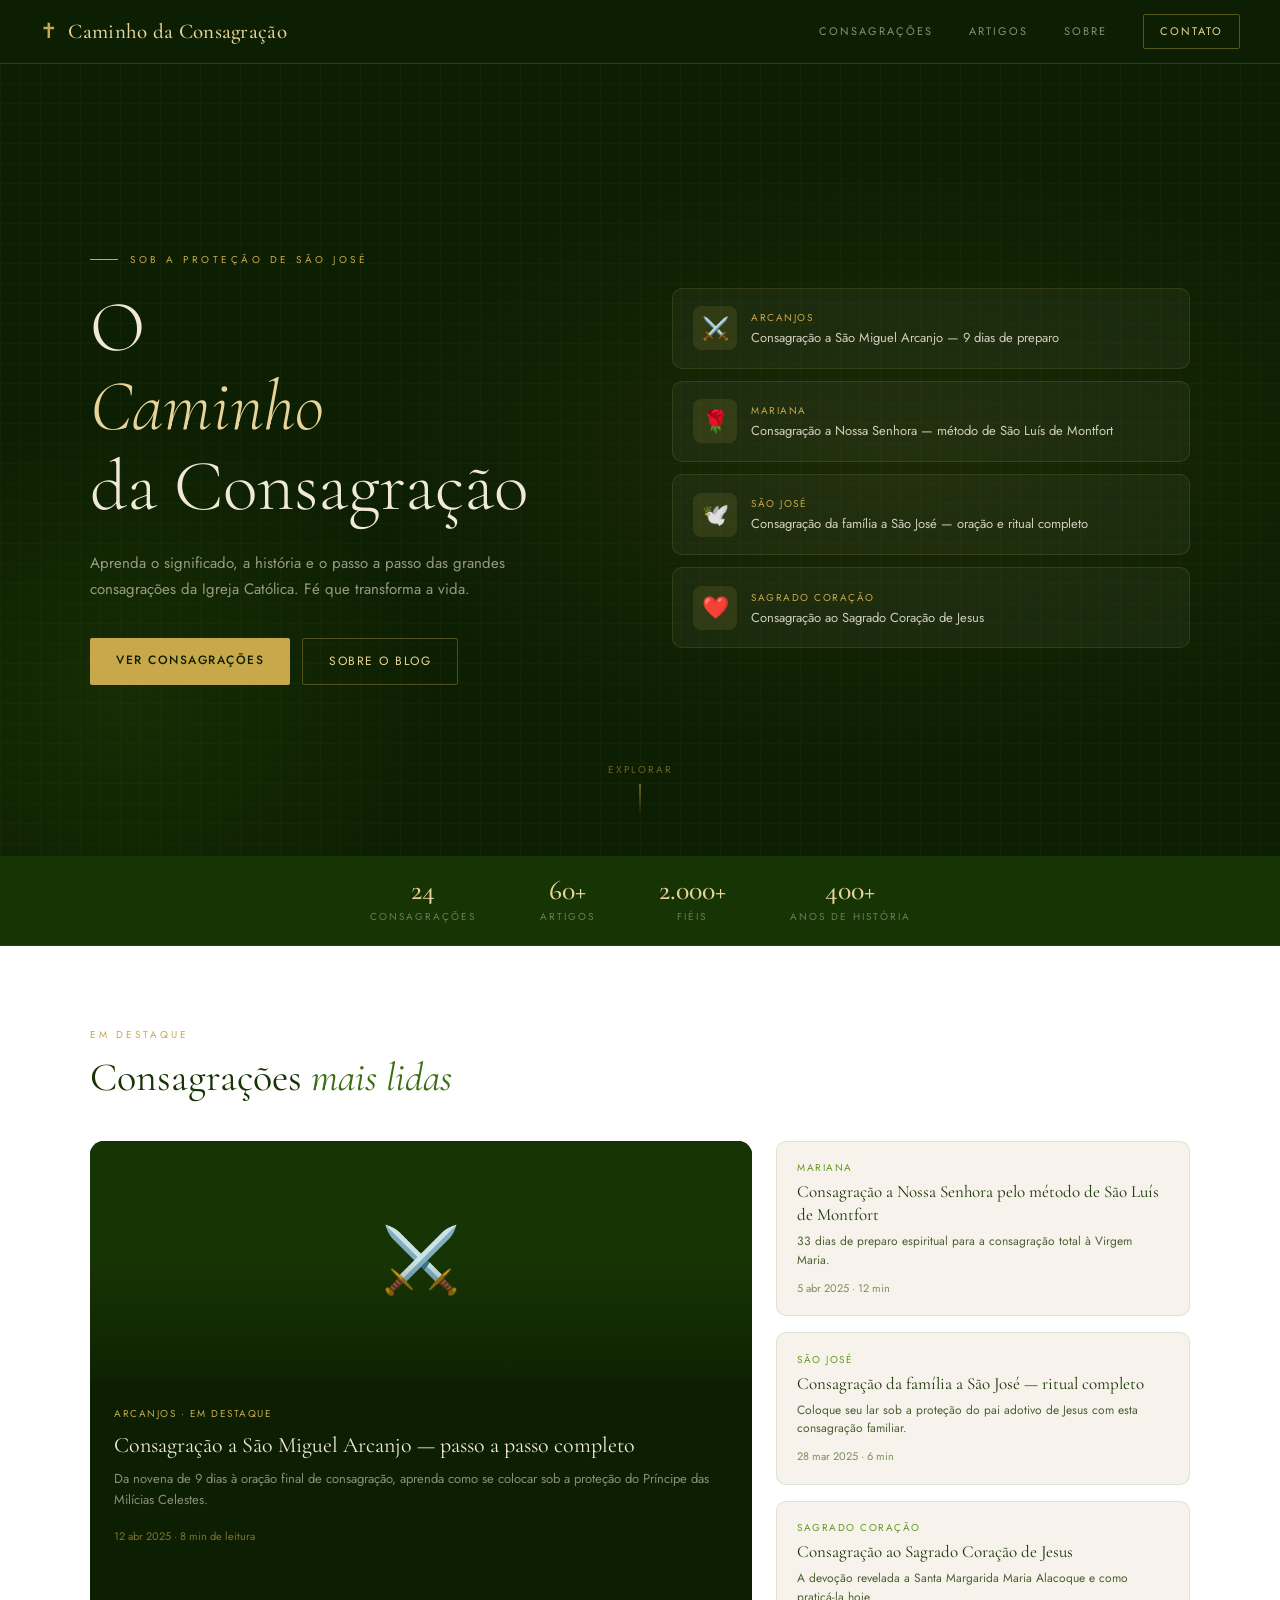
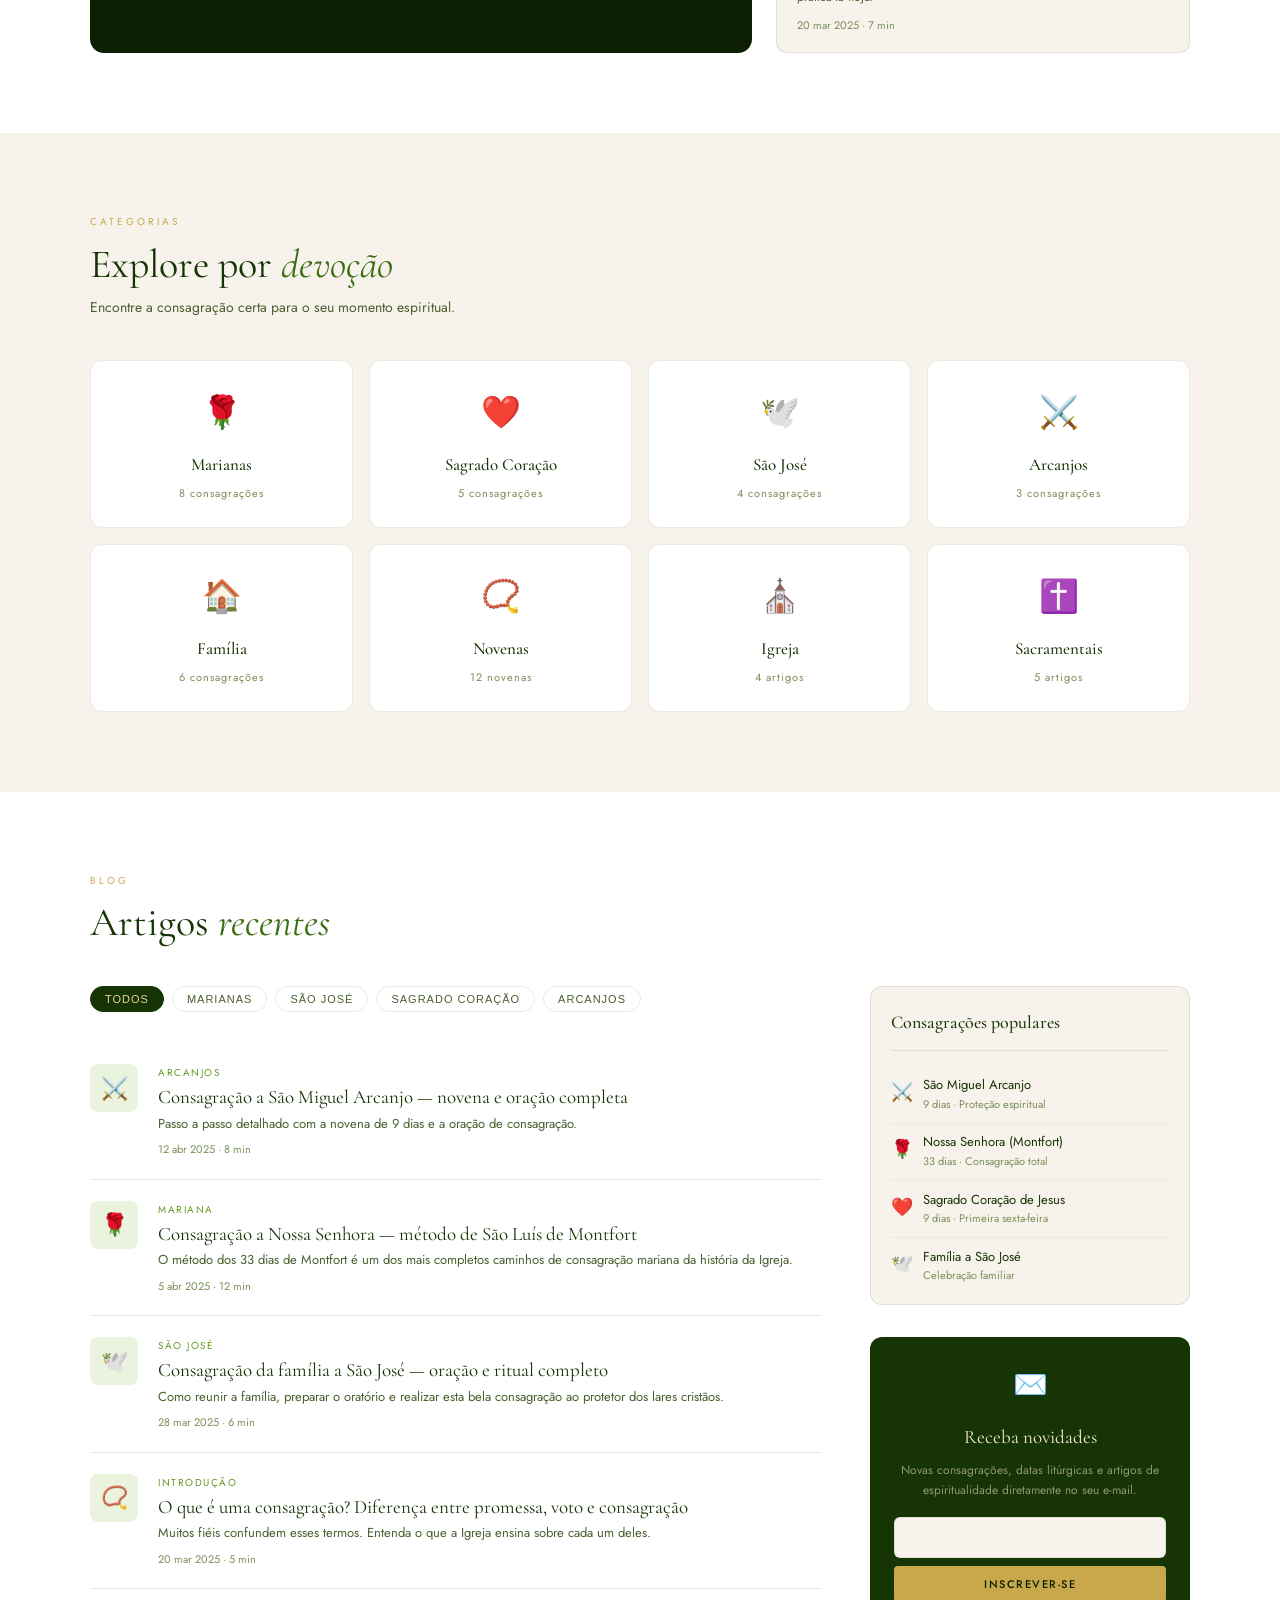
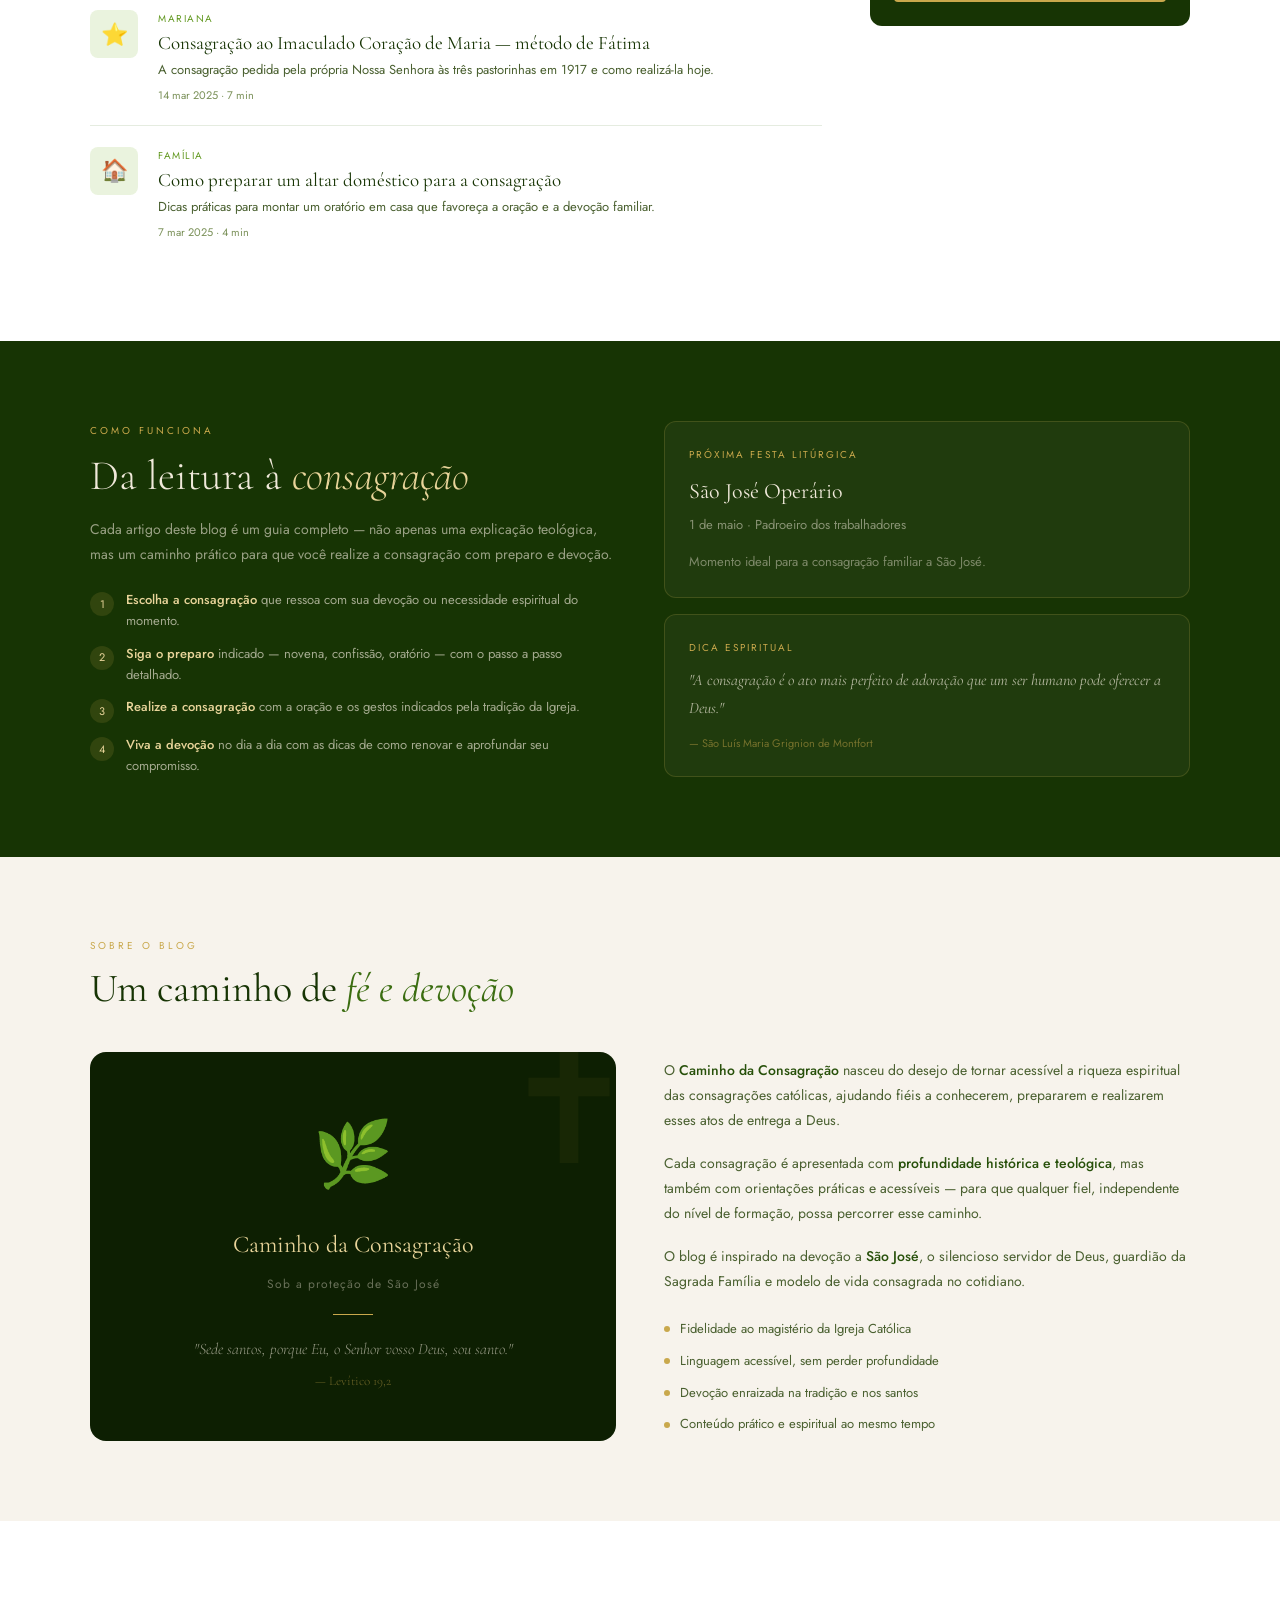
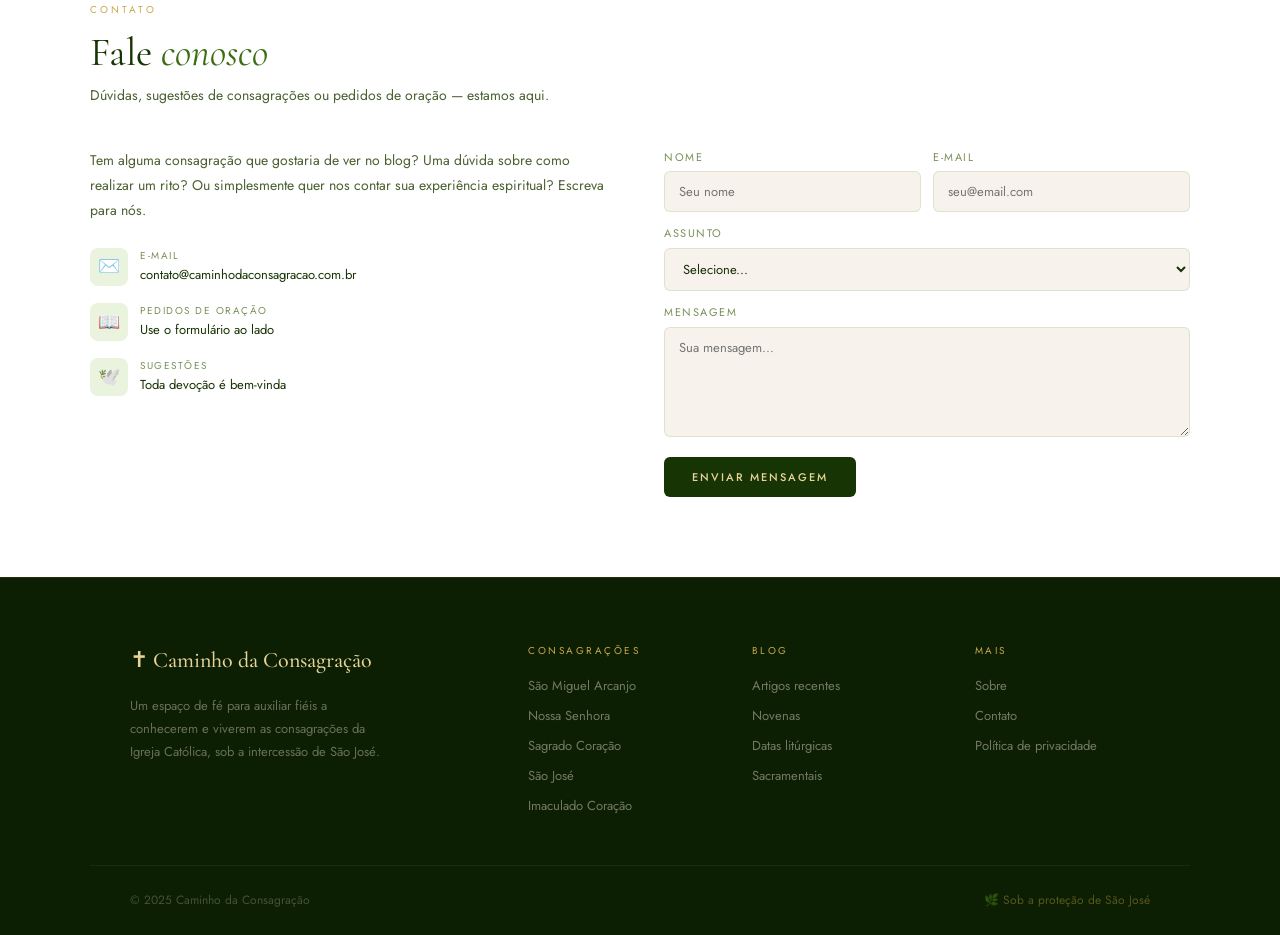
<file: index.html>
<!DOCTYPE html>
<html lang="pt-BR">
<head>
<meta charset="UTF-8">
<meta name="viewport" content="width=device-width, initial-scale=1.0">
<title>Caminho da Consagração — Blog Católico</title>
<link href="https://fonts.googleapis.com/css2?family=Cormorant+Garamond:ital,wght@0,300;0,400;0,500;0,600;1,300;1,400;1,600&family=Jost:wght@300;400;500&display=swap" rel="stylesheet">
<style>
*, *::before, *::after { box-sizing: border-box; margin: 0; padding: 0; }

:root {
  --g50: #eaf3de; --g100: #c0dd97; --g200: #97c459;
  --g400: #639922; --g600: #3b6d11; --g700: #27500a;
  --g800: #173404; --g900: #0d1f02;
  --gold: #c9a84c; --gold-l: #e8d49a; --gold-d: #9a7a2e;
  --cream: #f7f3ec; --parch: #f0e9da; --white: #ffffff;
  --text: #1a2e08; --text2: #4a6030; --text3: #7a9058;
  --border: rgba(59,109,17,0.13);
}

html { scroll-behavior: smooth; }
body { font-family: 'Jost', sans-serif; background: var(--cream); color: var(--text); line-height: 1.7; }

/* ——— SCROLLBAR ——— */
::-webkit-scrollbar { width: 6px; }
::-webkit-scrollbar-track { background: var(--g50); }
::-webkit-scrollbar-thumb { background: var(--g600); border-radius: 3px; }

/* ——— NAV ——— */
nav {
  position: sticky; top: 0; z-index: 200;
  background: var(--g900);
  border-bottom: 1px solid rgba(201,168,76,0.2);
  padding: 0 2.5rem;
  display: flex; align-items: center; justify-content: space-between;
  height: 64px;
}
.nav-logo {
  font-family: 'Cormorant Garamond', serif;
  font-size: 21px; font-weight: 500;
  color: var(--gold-l); text-decoration: none;
  display: flex; align-items: center; gap: 10px;
  letter-spacing: 0.3px;
}
.nav-logo .cross { color: var(--gold); }
.nav-links { display: flex; gap: 2.25rem; align-items: center; }
.nav-links a {
  font-size: 11px; letter-spacing: 2px; text-transform: uppercase;
  color: rgba(240,233,218,0.55); text-decoration: none;
  transition: color 0.2s;
}
.nav-links a:hover { color: var(--gold-l); }
.nav-cta {
  font-size: 11px; letter-spacing: 1.5px; text-transform: uppercase;
  background: transparent; border: 1px solid rgba(201,168,76,0.4);
  color: var(--gold-l) !important; padding: 7px 16px; border-radius: 2px;
  transition: background 0.2s, border-color 0.2s !important;
}
.nav-cta:hover { background: rgba(201,168,76,0.1) !important; border-color: var(--gold) !important; }
.hamburger { display: none; flex-direction: column; gap: 5px; cursor: pointer; padding: 4px; }
.hamburger span { width: 22px; height: 1.5px; background: var(--gold-l); border-radius: 2px; transition: 0.3s; }
@media(max-width:700px){
  .nav-links { display: none; }
  .hamburger { display: flex; }
  .nav-links.open {
    display: flex; flex-direction: column; gap: 0;
    position: absolute; top: 64px; left: 0; right: 0;
    background: var(--g900); padding: 1rem 2rem 1.5rem;
    border-bottom: 1px solid rgba(201,168,76,0.15);
  }
  .nav-links.open a { padding: 0.6rem 0; font-size: 13px; }
}

/* ——— HERO ——— */
.hero {
  background: var(--g900);
  min-height: 88vh; display: flex; align-items: center;
  position: relative; overflow: hidden;
  padding: 6rem 2.5rem 5rem;
}
.hero-bg {
  position: absolute; inset: 0; pointer-events: none;
  background:
    radial-gradient(ellipse 60% 55% at 70% 50%, rgba(201,168,76,0.07) 0%, transparent 70%),
    radial-gradient(ellipse 40% 60% at 10% 80%, rgba(59,109,17,0.18) 0%, transparent 60%);
}
.hero-pattern {
  position: absolute; inset: 0; pointer-events: none; opacity: 0.03;
  background-image: repeating-linear-gradient(0deg, var(--gold) 0, var(--gold) 1px, transparent 0, transparent 50%),
    repeating-linear-gradient(90deg, var(--gold) 0, var(--gold) 1px, transparent 0, transparent 50%);
  background-size: 40px 40px;
}
.hero-inner {
  position: relative; z-index: 1;
  max-width: 1100px; margin: 0 auto; width: 100%;
  display: grid; grid-template-columns: 1fr 1fr; gap: 4rem; align-items: center;
}
@media(max-width:800px){ .hero-inner { grid-template-columns: 1fr; } }

.hero-left {}
.hero-eyebrow {
  font-size: 10px; letter-spacing: 3.5px; text-transform: uppercase;
  color: var(--gold); margin-bottom: 1.25rem;
  display: flex; align-items: center; gap: 12px;
}
.hero-eyebrow::before { content: ''; width: 28px; height: 1px; background: var(--gold); }
.hero h1 {
  font-family: 'Cormorant Garamond', serif;
  font-size: clamp(42px, 6vw, 72px);
  font-weight: 300; line-height: 1.1;
  color: var(--parch);
  margin-bottom: 1.5rem;
}
.hero h1 em { font-style: italic; color: var(--gold-l); display: block; }
.hero-desc {
  font-size: 15px; color: rgba(240,233,218,0.6);
  max-width: 420px; margin-bottom: 2.25rem; line-height: 1.75;
}
.hero-actions { display: flex; gap: 12px; flex-wrap: wrap; }
.btn-primary {
  background: var(--gold); color: var(--g900);
  border: none; border-radius: 2px;
  padding: 12px 26px; font-size: 12px; font-weight: 500;
  letter-spacing: 1.5px; text-transform: uppercase;
  cursor: pointer; text-decoration: none;
  transition: background 0.2s;
}
.btn-primary:hover { background: var(--gold-l); }
.btn-outline {
  background: transparent; color: var(--gold-l);
  border: 1px solid rgba(201,168,76,0.35); border-radius: 2px;
  padding: 12px 26px; font-size: 12px; font-weight: 400;
  letter-spacing: 1.5px; text-transform: uppercase;
  cursor: pointer; text-decoration: none;
  transition: border-color 0.2s;
}
.btn-outline:hover { border-color: var(--gold); }

.hero-right { display: flex; flex-direction: column; gap: 12px; }
@media(max-width:800px){ .hero-right { display: none; } }

.hero-card {
  background: rgba(255,255,255,0.04);
  border: 1px solid rgba(201,168,76,0.15);
  border-radius: 10px; padding: 1.1rem 1.25rem;
  display: flex; gap: 14px; align-items: center;
  cursor: pointer; text-decoration: none;
  transition: background 0.2s, border-color 0.2s;
}
.hero-card:hover { background: rgba(255,255,255,0.07); border-color: rgba(201,168,76,0.35); }
.hero-card-icon {
  width: 44px; height: 44px; border-radius: 8px;
  background: rgba(201,168,76,0.12);
  display: flex; align-items: center; justify-content: center;
  font-size: 22px; flex-shrink: 0;
}
.hero-card-tag { font-size: 10px; letter-spacing: 1.5px; text-transform: uppercase; color: var(--gold); margin-bottom: 3px; }
.hero-card-title { font-size: 13px; font-weight: 400; color: rgba(240,233,218,0.85); line-height: 1.4; }

.hero-scroll {
  position: absolute; bottom: 2.5rem; left: 50%;
  transform: translateX(-50%);
  display: flex; flex-direction: column; align-items: center; gap: 6px;
  color: rgba(201,168,76,0.5); font-size: 10px; letter-spacing: 2px;
  text-transform: uppercase; text-decoration: none;
  animation: bounce 2s infinite;
}
.hero-scroll-line { width: 1px; height: 32px; background: linear-gradient(var(--gold), transparent); }
@keyframes bounce { 0%,100%{transform:translateX(-50%) translateY(0)} 50%{transform:translateX(-50%) translateY(6px)} }

/* ——— STATS BAR ——— */
.stats-bar {
  background: var(--g800);
  padding: 1.25rem 2.5rem;
  display: flex; justify-content: center; gap: 4rem; flex-wrap: wrap;
  border-bottom: 1px solid rgba(201,168,76,0.12);
}
.stat { text-align: center; }
.stat-num {
  font-family: 'Cormorant Garamond', serif;
  font-size: 28px; font-weight: 500; color: var(--gold-l);
  line-height: 1;
}
.stat-label { font-size: 10px; letter-spacing: 2px; text-transform: uppercase; color: rgba(240,233,218,0.4); margin-top: 4px; }

/* ——— SECTIONS ——— */
section { padding: 5rem 2.5rem; }
.section-inner { max-width: 1100px; margin: 0 auto; }
.section-header { margin-bottom: 2.5rem; }
.section-eyebrow {
  font-size: 10px; letter-spacing: 3px; text-transform: uppercase;
  color: var(--gold); margin-bottom: 0.6rem;
}
.section-title {
  font-family: 'Cormorant Garamond', serif;
  font-size: clamp(28px, 4vw, 40px); font-weight: 400;
  color: var(--g800); line-height: 1.2;
}
.section-title em { font-style: italic; color: var(--g600); }
.section-sub { font-size: 14px; color: var(--text2); margin-top: 0.5rem; max-width: 480px; }

/* ——— FEATURED ——— */
.featured { background: var(--white); }
.featured-grid {
  display: grid; grid-template-columns: 1.6fr 1fr;
  gap: 1.5rem;
}
@media(max-width:700px){ .featured-grid { grid-template-columns: 1fr; } }

.feat-main {
  background: var(--g900);
  border-radius: 14px; overflow: hidden;
  cursor: pointer; text-decoration: none;
  display: block; position: relative;
  transition: transform 0.25s;
}
.feat-main:hover { transform: translateY(-3px); }
.feat-main-img {
  height: 240px; background: var(--g800);
  display: flex; align-items: center; justify-content: center;
  font-size: 64px; position: relative;
}
.feat-main-img::after {
  content: ''; position: absolute; inset: 0;
  background: linear-gradient(to bottom, transparent 50%, rgba(13,31,2,0.85));
}
.feat-main-body { padding: 1.5rem; }
.feat-tag {
  font-size: 10px; letter-spacing: 1.5px; text-transform: uppercase;
  color: var(--gold); margin-bottom: 0.6rem;
}
.feat-title {
  font-family: 'Cormorant Garamond', serif;
  font-size: 22px; font-weight: 400; color: var(--parch);
  line-height: 1.3; margin-bottom: 0.6rem;
}
.feat-desc { font-size: 13px; color: rgba(240,233,218,0.55); line-height: 1.6; }
.feat-meta { font-size: 11px; color: rgba(201,168,76,0.6); margin-top: 1rem; }

.feat-side { display: flex; flex-direction: column; gap: 1rem; }
.feat-card {
  background: var(--cream); border: 1px solid var(--border);
  border-radius: 10px; padding: 1.1rem 1.25rem;
  cursor: pointer; text-decoration: none; display: block;
  transition: border-color 0.2s, box-shadow 0.2s;
}
.feat-card:hover { border-color: var(--gold-d); box-shadow: 0 3px 14px rgba(23,52,4,0.07); }
.feat-card-tag { font-size: 10px; letter-spacing: 1.5px; text-transform: uppercase; color: var(--g400); margin-bottom: 5px; }
.feat-card-title {
  font-family: 'Cormorant Garamond', serif;
  font-size: 17px; font-weight: 400; color: var(--g800);
  line-height: 1.35; margin-bottom: 5px;
}
.feat-card-desc { font-size: 12px; color: var(--text2); line-height: 1.55; }
.feat-card-meta { font-size: 11px; color: var(--text3); margin-top: 0.6rem; }

/* ——— CATEGORIES ——— */
.categories-section { background: var(--cream); }
.cat-grid { display: grid; grid-template-columns: repeat(4, 1fr); gap: 1rem; }
@media(max-width:800px){ .cat-grid { grid-template-columns: repeat(2,1fr); } }
@media(max-width:400px){ .cat-grid { grid-template-columns: 1fr; } }

.cat-card {
  background: var(--white); border: 1px solid var(--border);
  border-radius: 12px; padding: 1.5rem 1.25rem;
  text-align: center; cursor: pointer; text-decoration: none;
  display: block; transition: border-color 0.2s, transform 0.2s;
}
.cat-card:hover { border-color: var(--gold-d); transform: translateY(-2px); }
.cat-icon { font-size: 32px; margin-bottom: 0.75rem; }
.cat-name {
  font-family: 'Cormorant Garamond', serif;
  font-size: 17px; font-weight: 500; color: var(--g800);
  margin-bottom: 4px;
}
.cat-count { font-size: 11px; color: var(--text3); letter-spacing: 1px; }

/* ——— ARTICLES ——— */
.articles-section { background: var(--white); }
.articles-layout { display: grid; grid-template-columns: 1fr 320px; gap: 3rem; }
@media(max-width:900px){ .articles-layout { grid-template-columns: 1fr; } }

.article-filters { display: flex; gap: 8px; flex-wrap: wrap; margin-bottom: 2rem; }
.filter-btn {
  font-size: 11px; letter-spacing: 1px; text-transform: uppercase;
  background: transparent; border: 1px solid var(--border);
  color: var(--text2); padding: 6px 14px; border-radius: 20px;
  cursor: pointer; transition: all 0.2s;
}
.filter-btn.active, .filter-btn:hover {
  background: var(--g800); color: var(--gold-l); border-color: var(--g800);
}

.articles-list { display: flex; flex-direction: column; gap: 1px; }
.article-row {
  display: flex; gap: 1.25rem; align-items: flex-start;
  padding: 1.25rem 0;
  border-bottom: 1px solid var(--border);
  cursor: pointer; text-decoration: none;
  transition: padding-left 0.2s;
}
.article-row:hover { padding-left: 6px; }
.article-row:last-child { border-bottom: none; }
.art-num {
  font-family: 'Cormorant Garamond', serif;
  font-size: 28px; font-weight: 300; color: var(--g50);
  line-height: 1; min-width: 36px; flex-shrink: 0;
  padding-top: 2px;
}
.art-icon {
  width: 48px; height: 48px; border-radius: 8px;
  background: var(--g50); display: flex; align-items: center;
  justify-content: center; font-size: 22px; flex-shrink: 0;
}
.art-body { flex: 1; }
.art-tag {
  font-size: 10px; letter-spacing: 1.5px; text-transform: uppercase;
  color: var(--g400); margin-bottom: 4px;
}
.art-title {
  font-family: 'Cormorant Garamond', serif;
  font-size: 19px; font-weight: 400; color: var(--g800);
  line-height: 1.3; margin-bottom: 4px;
}
.art-desc { font-size: 13px; color: var(--text2); line-height: 1.55; }
.art-meta { font-size: 11px; color: var(--text3); margin-top: 6px; }

/* ——— SIDEBAR ——— */
.sidebar { display: flex; flex-direction: column; gap: 2rem; }
.sidebar-block {
  background: var(--cream); border: 1px solid var(--border);
  border-radius: 12px; padding: 1.25rem;
}
.sb-title {
  font-family: 'Cormorant Garamond', serif;
  font-size: 18px; font-weight: 500; color: var(--g800);
  margin-bottom: 1rem; padding-bottom: 0.75rem;
  border-bottom: 1px solid var(--border);
}
.sb-item {
  display: flex; gap: 10px; align-items: flex-start;
  padding: 0.6rem 0; border-bottom: 1px solid rgba(59,109,17,0.07);
  cursor: pointer; text-decoration: none;
}
.sb-item:last-child { border-bottom: none; padding-bottom: 0; }
.sb-icon { font-size: 18px; flex-shrink: 0; margin-top: 1px; }
.sb-name { font-size: 13px; color: var(--g800); line-height: 1.4; }
.sb-sub { font-size: 11px; color: var(--text3); }

.newsletter-block {
  background: var(--g800); border-radius: 12px; padding: 1.5rem;
  text-align: center;
}
.nl-icon { font-size: 28px; margin-bottom: 0.75rem; }
.nl-title {
  font-family: 'Cormorant Garamond', serif;
  font-size: 19px; font-weight: 400; color: var(--parch);
  margin-bottom: 0.5rem;
}
.nl-desc { font-size: 12px; color: rgba(240,233,218,0.55); margin-bottom: 1.1rem; line-height: 1.6; }
.nl-input {
  width: 100%; background: rgba(255,255,255,0.07);
  border: 1px solid rgba(201,168,76,0.25); border-radius: 4px;
  padding: 9px 12px; font-size: 13px; color: var(--parch);
  font-family: 'Jost', sans-serif; margin-bottom: 8px;
  outline: none;
}
.nl-input::placeholder { color: rgba(240,233,218,0.3); }
.nl-input:focus { border-color: var(--gold); }
.nl-btn {
  width: 100%; background: var(--gold); color: var(--g900);
  border: none; border-radius: 4px; padding: 10px;
  font-size: 11px; letter-spacing: 1.5px; text-transform: uppercase;
  font-weight: 500; cursor: pointer; font-family: 'Jost', sans-serif;
  transition: background 0.2s;
}
.nl-btn:hover { background: var(--gold-l); }

/* ——— HIGHLIGHT BANNER ——— */
.highlight { background: var(--g800); }
.highlight-inner {
  max-width: 1100px; margin: 0 auto;
  display: grid; grid-template-columns: 1fr 1fr; gap: 3rem;
  align-items: center;
}
@media(max-width:700px){ .highlight-inner { grid-template-columns: 1fr; } }
.highlight-text {}
.highlight-eyebrow { font-size: 10px; letter-spacing: 3px; text-transform: uppercase; color: var(--gold); margin-bottom: 0.75rem; }
.highlight-title {
  font-family: 'Cormorant Garamond', serif;
  font-size: clamp(28px, 4vw, 42px); font-weight: 300;
  color: var(--parch); line-height: 1.2; margin-bottom: 1rem;
}
.highlight-title em { font-style: italic; color: var(--gold-l); }
.highlight-desc { font-size: 14px; color: rgba(240,233,218,0.6); line-height: 1.75; margin-bottom: 1.5rem; }
.highlight-steps { display: flex; flex-direction: column; gap: 0.75rem; }
.h-step { display: flex; gap: 12px; align-items: flex-start; }
.h-step-num {
  width: 24px; height: 24px; border-radius: 50%;
  background: rgba(201,168,76,0.15); color: var(--gold-l);
  display: flex; align-items: center; justify-content: center;
  font-size: 11px; flex-shrink: 0; margin-top: 2px;
}
.h-step-text { font-size: 13px; color: rgba(240,233,218,0.65); line-height: 1.6; }
.h-step-text strong { color: var(--gold-l); font-weight: 500; }

/* ——— ABOUT ——— */
.about-section { background: var(--cream); }
.about-grid {
  display: grid; grid-template-columns: 1fr 1fr; gap: 3rem; align-items: center;
}
@media(max-width:700px){ .about-grid { grid-template-columns: 1fr; } }
.about-visual {
  background: var(--g900); border-radius: 16px; padding: 3rem 2rem;
  text-align: center; position: relative; overflow: hidden;
}
.about-visual::before {
  content: '✝'; font-family: 'Cormorant Garamond', serif;
  position: absolute; font-size: 160px; color: rgba(201,168,76,0.06);
  top: -20px; right: -20px; line-height: 1; pointer-events: none;
}
.about-emblem { font-size: 64px; margin-bottom: 1rem; }
.about-visual-title {
  font-family: 'Cormorant Garamond', serif;
  font-size: 24px; font-weight: 400; color: var(--gold-l);
  margin-bottom: 0.5rem;
}
.about-visual-sub { font-size: 12px; color: rgba(240,233,218,0.4); letter-spacing: 1px; }
.about-divider {
  width: 40px; height: 1px; background: var(--gold);
  margin: 1.25rem auto;
}
.about-quote {
  font-family: 'Cormorant Garamond', serif;
  font-size: 16px; font-style: italic; font-weight: 300;
  color: rgba(240,233,218,0.6); line-height: 1.8;
}
.about-text {}
.about-p { font-size: 14px; color: var(--text2); line-height: 1.8; margin-bottom: 1.1rem; }
.about-p strong { color: var(--g700); font-weight: 500; }
.about-values { display: flex; flex-direction: column; gap: 0.6rem; margin-top: 1.5rem; }
.av-item { display: flex; gap: 10px; align-items: center; }
.av-dot { width: 6px; height: 6px; border-radius: 50%; background: var(--gold); flex-shrink: 0; }
.av-text { font-size: 13px; color: var(--text2); }

/* ——— CONTACT ——— */
.contact-section { background: var(--white); }
.contact-grid { display: grid; grid-template-columns: 1fr 1fr; gap: 3rem; }
@media(max-width:700px){ .contact-grid { grid-template-columns: 1fr; } }
.contact-info {}
.contact-info p { font-size: 14px; color: var(--text2); line-height: 1.8; margin-bottom: 1.5rem; }
.contact-items { display: flex; flex-direction: column; gap: 1rem; }
.ci { display: flex; gap: 12px; align-items: center; }
.ci-icon {
  width: 38px; height: 38px; border-radius: 8px;
  background: var(--g50); display: flex; align-items: center;
  justify-content: center; font-size: 18px; flex-shrink: 0;
}
.ci-label { font-size: 10px; letter-spacing: 1.5px; text-transform: uppercase; color: var(--text3); }
.ci-value { font-size: 13px; color: var(--g800); }

.contact-form { display: flex; flex-direction: column; gap: 12px; }
.form-row { display: grid; grid-template-columns: 1fr 1fr; gap: 12px; }
@media(max-width:500px){ .form-row { grid-template-columns: 1fr; } }
label { font-size: 11px; letter-spacing: 1.5px; text-transform: uppercase; color: var(--text3); display: block; margin-bottom: 5px; }
input[type=text], input[type=email], textarea, select {
  width: 100%; background: var(--cream); border: 1px solid var(--border);
  border-radius: 6px; padding: 10px 14px; font-size: 13px;
  color: var(--text); font-family: 'Jost', sans-serif;
  outline: none; transition: border-color 0.2s;
}
input:focus, textarea:focus, select:focus { border-color: var(--g400); }
textarea { min-height: 110px; resize: vertical; }
.form-submit {
  background: var(--g800); color: var(--gold-l);
  border: none; border-radius: 6px;
  padding: 12px 28px; font-size: 11px; letter-spacing: 2px;
  text-transform: uppercase; font-weight: 500;
  cursor: pointer; font-family: 'Jost', sans-serif;
  transition: background 0.2s; align-self: flex-start;
}
.form-submit:hover { background: var(--g700); }

/* ——— FOOTER ——— */
footer {
  background: var(--g900);
  border-top: 1px solid rgba(201,168,76,0.12);
}
.footer-main {
  max-width: 1100px; margin: 0 auto;
  padding: 4rem 2.5rem 3rem;
  display: grid; grid-template-columns: 2fr 1fr 1fr 1fr; gap: 3rem;
}
@media(max-width:900px){ .footer-main { grid-template-columns: 1fr 1fr; } }
@media(max-width:500px){ .footer-main { grid-template-columns: 1fr; } }
.footer-brand {}
.footer-logo {
  font-family: 'Cormorant Garamond', serif;
  font-size: 22px; font-weight: 500; color: var(--gold-l);
  display: flex; align-items: center; gap: 10px;
  margin-bottom: 1rem;
}
.footer-desc { font-size: 13px; color: rgba(240,233,218,0.4); line-height: 1.75; max-width: 260px; }
.footer-col-title {
  font-size: 10px; letter-spacing: 2.5px; text-transform: uppercase;
  color: var(--gold); margin-bottom: 1rem;
}
.footer-links { display: flex; flex-direction: column; gap: 8px; }
.footer-links a {
  font-size: 13px; color: rgba(240,233,218,0.45); text-decoration: none;
  transition: color 0.2s;
}
.footer-links a:hover { color: var(--gold-l); }
.footer-bottom {
  border-top: 1px solid rgba(201,168,76,0.08);
  padding: 1.5rem 2.5rem;
  max-width: 1100px; margin: 0 auto;
  display: flex; justify-content: space-between; align-items: center;
  flex-wrap: wrap; gap: 0.5rem;
}
.footer-copy { font-size: 12px; color: rgba(240,233,218,0.25); }
.footer-jose { font-size: 12px; color: rgba(201,168,76,0.4); }

/* ——— ANIMATIONS ——— */
.fade-in { opacity: 0; transform: translateY(20px); transition: opacity 0.65s ease, transform 0.65s ease; }
.fade-in.visible { opacity: 1; transform: translateY(0); }

/* ——— BACK TO TOP ——— */
.back-top {
  position: fixed; bottom: 2rem; right: 2rem; z-index: 100;
  width: 42px; height: 42px; border-radius: 50%;
  background: var(--g800); border: 1px solid rgba(201,168,76,0.3);
  color: var(--gold); font-size: 18px;
  display: flex; align-items: center; justify-content: center;
  cursor: pointer; text-decoration: none;
  opacity: 0; transition: opacity 0.3s, transform 0.2s;
  transform: translateY(10px);
}
.back-top.show { opacity: 1; transform: translateY(0); }
.back-top:hover { background: var(--g700); }
</style>
</head>
<body>

<!-- NAV -->
<nav id="top">
  <a class="nav-logo" href="#top">
    <span class="cross">✝</span> Caminho da Consagração
  </a>
  <div class="nav-links" id="navLinks">
    <a href="#consagracoes">Consagrações</a>
    <a href="#artigos">Artigos</a>
    <a href="#sobre">Sobre</a>
    <a href="#contato" class="nav-cta">Contato</a>
  </div>
  <div class="hamburger" id="hamburger" onclick="toggleMenu()">
    <span></span><span></span><span></span>
  </div>
</nav>

<!-- HERO -->
<section class="hero">
  <div class="hero-bg"></div>
  <div class="hero-pattern"></div>
  <div class="hero-inner">
    <div class="hero-left">
      <div class="hero-eyebrow">Sob a proteção de São José</div>
      <h1>O <em>Caminho</em> da Consagração</h1>
      <p class="hero-desc">Aprenda o significado, a história e o passo a passo das grandes consagrações da Igreja Católica. Fé que transforma a vida.</p>
      <div class="hero-actions">
        <a href="#consagracoes" class="btn-primary">Ver Consagrações</a>
        <a href="#sobre" class="btn-outline">Sobre o Blog</a>
      </div>
    </div>
    <div class="hero-right">
      <a class="hero-card" href="pages/consagracao-sao-miguel.html">
        <div class="hero-card-icon">⚔️</div>
        <div>
          <div class="hero-card-tag">Arcanjos</div>
          <div class="hero-card-title">Consagração a São Miguel Arcanjo — 9 dias de preparo</div>
        </div>
      </a>
      <a class="hero-card" href="#">
        <div class="hero-card-icon">🌹</div>
        <div>
          <div class="hero-card-tag">Mariana</div>
          <div class="hero-card-title">Consagração a Nossa Senhora — método de São Luís de Montfort</div>
        </div>
      </a>
      <a class="hero-card" href="#">
        <div class="hero-card-icon">🕊️</div>
        <div>
          <div class="hero-card-tag">São José</div>
          <div class="hero-card-title">Consagração da família a São José — oração e ritual completo</div>
        </div>
      </a>
      <a class="hero-card" href="#">
        <div class="hero-card-icon">❤️</div>
        <div>
          <div class="hero-card-tag">Sagrado Coração</div>
          <div class="hero-card-title">Consagração ao Sagrado Coração de Jesus</div>
        </div>
      </a>
    </div>
  </div>
  <a class="hero-scroll" href="#featured">
    <span>Explorar</span>
    <div class="hero-scroll-line"></div>
  </a>
</section>

<!-- STATS -->
<div class="stats-bar">
  <div class="stat"><div class="stat-num">24</div><div class="stat-label">Consagrações</div></div>
  <div class="stat"><div class="stat-num">60+</div><div class="stat-label">Artigos</div></div>
  <div class="stat"><div class="stat-num">2.000+</div><div class="stat-label">Fiéis</div></div>
  <div class="stat"><div class="stat-num">400+</div><div class="stat-label">Anos de história</div></div>
</div>

<!-- FEATURED -->
<section class="featured" id="featured">
  <div class="section-inner">
    <div class="section-header fade-in">
      <div class="section-eyebrow">Em destaque</div>
      <h2 class="section-title">Consagrações <em>mais lidas</em></h2>
    </div>
    <div class="featured-grid fade-in">
      <a class="feat-main" href="pages/consagracao-sao-miguel.html">
        <div class="feat-main-img">⚔️</div>
        <div class="feat-main-body">
          <div class="feat-tag">Arcanjos · Em destaque</div>
          <div class="feat-title">Consagração a São Miguel Arcanjo — passo a passo completo</div>
          <div class="feat-desc">Da novena de 9 dias à oração final de consagração, aprenda como se colocar sob a proteção do Príncipe das Milícias Celestes.</div>
          <div class="feat-meta">12 abr 2025 · 8 min de leitura</div>
        </div>
      </a>
      <div class="feat-side">
        <a class="feat-card" href="#">
          <div class="feat-card-tag">Mariana</div>
          <div class="feat-card-title">Consagração a Nossa Senhora pelo método de São Luís de Montfort</div>
          <div class="feat-card-desc">33 dias de preparo espiritual para a consagração total à Virgem Maria.</div>
          <div class="feat-card-meta">5 abr 2025 · 12 min</div>
        </a>
        <a class="feat-card" href="#">
          <div class="feat-card-tag">São José</div>
          <div class="feat-card-title">Consagração da família a São José — ritual completo</div>
          <div class="feat-card-desc">Coloque seu lar sob a proteção do pai adotivo de Jesus com esta consagração familiar.</div>
          <div class="feat-card-meta">28 mar 2025 · 6 min</div>
        </a>
        <a class="feat-card" href="#">
          <div class="feat-card-tag">Sagrado Coração</div>
          <div class="feat-card-title">Consagração ao Sagrado Coração de Jesus</div>
          <div class="feat-card-desc">A devoção revelada a Santa Margarida Maria Alacoque e como praticá-la hoje.</div>
          <div class="feat-card-meta">20 mar 2025 · 7 min</div>
        </a>
      </div>
    </div>
  </div>
</section>

<!-- CATEGORIES -->
<section class="categories-section" id="consagracoes">
  <div class="section-inner">
    <div class="section-header fade-in">
      <div class="section-eyebrow">Categorias</div>
      <h2 class="section-title">Explore por <em>devoção</em></h2>
      <p class="section-sub">Encontre a consagração certa para o seu momento espiritual.</p>
    </div>
    <div class="cat-grid fade-in">
      <a class="cat-card" href="pages/categoria-marianas.html">
        <div class="cat-icon">🌹</div>
        <div class="cat-name">Marianas</div>
        <div class="cat-count">8 consagrações</div>
      </a>
      <a class="cat-card" href="pages/categoria-sagrado-coracao.html">
        <div class="cat-icon">❤️</div>
        <div class="cat-name">Sagrado Coração</div>
        <div class="cat-count">5 consagrações</div>
      </a>
      <a class="cat-card" href="pages/categoria-sao-jose.html">
        <div class="cat-icon">🕊️</div>
        <div class="cat-name">São José</div>
        <div class="cat-count">4 consagrações</div>
      </a>
      <a class="cat-card" href="pages/categoria-arcanjos.html">
        <div class="cat-icon">⚔️</div>
        <div class="cat-name">Arcanjos</div>
        <div class="cat-count">3 consagrações</div>
      </a>
      <a class="cat-card" href="pages/categoria-familia.html">
        <div class="cat-icon">🏠</div>
        <div class="cat-name">Família</div>
        <div class="cat-count">6 consagrações</div>
      </a>
      <a class="cat-card" href="pages/categoria-novenas.html">
        <div class="cat-icon">📿</div>
        <div class="cat-name">Novenas</div>
        <div class="cat-count">12 novenas</div>
      </a>
      <a class="cat-card" href="pages/categoria-igreja.html">
        <div class="cat-icon">⛪</div>
        <div class="cat-name">Igreja</div>
        <div class="cat-count">4 artigos</div>
      </a>
      <a class="cat-card" href="pages/categoria-sacramentais.html">
        <div class="cat-icon">✝️</div>
        <div class="cat-name">Sacramentais</div>
        <div class="cat-count">5 artigos</div>
      </a>
    </div>
  </div>
</section>

<!-- ARTICLES -->
<section class="articles-section" id="artigos">
  <div class="section-inner">
    <div class="section-header fade-in">
      <div class="section-eyebrow">Blog</div>
      <h2 class="section-title">Artigos <em>recentes</em></h2>
    </div>
    <div class="articles-layout">
      <div>
        <div class="article-filters fade-in">
          <button class="filter-btn active">Todos</button>
          <button class="filter-btn">Marianas</button>
          <button class="filter-btn">São José</button>
          <button class="filter-btn">Sagrado Coração</button>
          <button class="filter-btn">Arcanjos</button>
        </div>
        <div class="articles-list fade-in">
          <a class="article-row" href="pages/consagracao-sao-miguel.html">
            <div class="art-icon">⚔️</div>
            <div class="art-body">
              <div class="art-tag">Arcanjos</div>
              <div class="art-title">Consagração a São Miguel Arcanjo — novena e oração completa</div>
              <div class="art-desc">Passo a passo detalhado com a novena de 9 dias e a oração de consagração.</div>
              <div class="art-meta">12 abr 2025 · 8 min</div>
            </div>
          </a>
          <a class="article-row" href="#">
            <div class="art-icon">🌹</div>
            <div class="art-body">
              <div class="art-tag">Mariana</div>
              <div class="art-title">Consagração a Nossa Senhora — método de São Luís de Montfort</div>
              <div class="art-desc">O método dos 33 dias de Montfort é um dos mais completos caminhos de consagração mariana da história da Igreja.</div>
              <div class="art-meta">5 abr 2025 · 12 min</div>
            </div>
          </a>
          <a class="article-row" href="#">
            <div class="art-icon">🕊️</div>
            <div class="art-body">
              <div class="art-tag">São José</div>
              <div class="art-title">Consagração da família a São José — oração e ritual completo</div>
              <div class="art-desc">Como reunir a família, preparar o oratório e realizar esta bela consagração ao protetor dos lares cristãos.</div>
              <div class="art-meta">28 mar 2025 · 6 min</div>
            </div>
          </a>
          <a class="article-row" href="#">
            <div class="art-icon">📿</div>
            <div class="art-body">
              <div class="art-tag">Introdução</div>
              <div class="art-title">O que é uma consagração? Diferença entre promessa, voto e consagração</div>
              <div class="art-desc">Muitos fiéis confundem esses termos. Entenda o que a Igreja ensina sobre cada um deles.</div>
              <div class="art-meta">20 mar 2025 · 5 min</div>
            </div>
          </a>
          <a class="article-row" href="#">
            <div class="art-icon">⭐</div>
            <div class="art-body">
              <div class="art-tag">Mariana</div>
              <div class="art-title">Consagração ao Imaculado Coração de Maria — método de Fátima</div>
              <div class="art-desc">A consagração pedida pela própria Nossa Senhora às três pastorinhas em 1917 e como realizá-la hoje.</div>
              <div class="art-meta">14 mar 2025 · 7 min</div>
            </div>
          </a>
          <a class="article-row" href="#">
            <div class="art-icon">🏠</div>
            <div class="art-body">
              <div class="art-tag">Família</div>
              <div class="art-title">Como preparar um altar doméstico para a consagração</div>
              <div class="art-desc">Dicas práticas para montar um oratório em casa que favoreça a oração e a devoção familiar.</div>
              <div class="art-meta">7 mar 2025 · 4 min</div>
            </div>
          </a>
        </div>
      </div>
      <div class="sidebar fade-in">
        <div class="sidebar-block">
          <div class="sb-title">Consagrações populares</div>
          <a class="sb-item" href="pages/consagracao-sao-miguel.html">
            <div class="sb-icon">⚔️</div>
            <div>
              <div class="sb-name">São Miguel Arcanjo</div>
              <div class="sb-sub">9 dias · Proteção espiritual</div>
            </div>
          </a>
          <a class="sb-item" href="#">
            <div class="sb-icon">🌹</div>
            <div>
              <div class="sb-name">Nossa Senhora (Montfort)</div>
              <div class="sb-sub">33 dias · Consagração total</div>
            </div>
          </a>
          <a class="sb-item" href="#">
            <div class="sb-icon">❤️</div>
            <div>
              <div class="sb-name">Sagrado Coração de Jesus</div>
              <div class="sb-sub">9 dias · Primeira sexta-feira</div>
            </div>
          </a>
          <a class="sb-item" href="#">
            <div class="sb-icon">🕊️</div>
            <div>
              <div class="sb-name">Família a São José</div>
              <div class="sb-sub">Celebração familiar</div>
            </div>
          </a>
        </div>
        <div class="newsletter-block">
          <div class="nl-icon">✉️</div>
          <div class="nl-title">Receba novidades</div>
          <div class="nl-desc">Novas consagrações, datas litúrgicas e artigos de espiritualidade diretamente no seu e-mail.</div>
          <input class="nl-input" type="email" placeholder="seu@email.com">
          <button class="nl-btn">Inscrever-se</button>
        </div>
      </div>
    </div>
  </div>
</section>

<!-- HIGHLIGHT -->
<section class="highlight" style="padding: 5rem 2.5rem;">
  <div class="highlight-inner">
    <div class="highlight-text fade-in">
      <div class="highlight-eyebrow">Como funciona</div>
      <h2 class="highlight-title">Da leitura à <em>consagração</em></h2>
      <p class="highlight-desc">Cada artigo deste blog é um guia completo — não apenas uma explicação teológica, mas um caminho prático para que você realize a consagração com preparo e devoção.</p>
      <div class="highlight-steps">
        <div class="h-step">
          <div class="h-step-num">1</div>
          <div class="h-step-text"><strong>Escolha a consagração</strong> que ressoa com sua devoção ou necessidade espiritual do momento.</div>
        </div>
        <div class="h-step">
          <div class="h-step-num">2</div>
          <div class="h-step-text"><strong>Siga o preparo</strong> indicado — novena, confissão, oratório — com o passo a passo detalhado.</div>
        </div>
        <div class="h-step">
          <div class="h-step-num">3</div>
          <div class="h-step-text"><strong>Realize a consagração</strong> com a oração e os gestos indicados pela tradição da Igreja.</div>
        </div>
        <div class="h-step">
          <div class="h-step-num">4</div>
          <div class="h-step-text"><strong>Viva a devoção</strong> no dia a dia com as dicas de como renovar e aprofundar seu compromisso.</div>
        </div>
      </div>
    </div>
    <div class="fade-in" style="display:flex;flex-direction:column;gap:1rem;">
      <div style="background:rgba(255,255,255,0.04);border:1px solid rgba(201,168,76,0.2);border-radius:12px;padding:1.5rem;">
        <div style="font-size:10px;letter-spacing:2px;text-transform:uppercase;color:var(--gold);margin-bottom:0.6rem;">Próxima festa litúrgica</div>
        <div style="font-family:'Cormorant Garamond',serif;font-size:22px;color:var(--parch);margin-bottom:4px;">São José Operário</div>
        <div style="font-size:13px;color:rgba(240,233,218,0.5);">1 de maio · Padroeiro dos trabalhadores</div>
        <div style="margin-top:1rem;font-size:13px;color:rgba(240,233,218,0.45);line-height:1.6;">Momento ideal para a consagração familiar a São José.</div>
      </div>
      <div style="background:rgba(255,255,255,0.04);border:1px solid rgba(201,168,76,0.2);border-radius:12px;padding:1.5rem;">
        <div style="font-size:10px;letter-spacing:2px;text-transform:uppercase;color:var(--gold);margin-bottom:0.6rem;">Dica espiritual</div>
        <div style="font-family:'Cormorant Garamond',serif;font-size:16px;font-style:italic;color:rgba(240,233,218,0.7);line-height:1.75;">"A consagração é o ato mais perfeito de adoração que um ser humano pode oferecer a Deus."</div>
        <div style="font-size:11px;color:rgba(201,168,76,0.5);margin-top:0.75rem;">— São Luís Maria Grignion de Montfort</div>
      </div>
    </div>
  </div>
</section>

<!-- ABOUT -->
<section class="about-section" id="sobre">
  <div class="section-inner">
    <div class="section-header fade-in">
      <div class="section-eyebrow">Sobre o blog</div>
      <h2 class="section-title">Um caminho de <em>fé e devoção</em></h2>
    </div>
    <div class="about-grid fade-in">
      <div class="about-visual">
        <div class="about-emblem">🌿</div>
        <div class="about-visual-title">Caminho da Consagração</div>
        <div class="about-visual-sub">Sob a proteção de São José</div>
        <div class="about-divider"></div>
        <div class="about-quote">"Sede santos, porque Eu, o Senhor vosso Deus, sou santo."<br><span style="font-size:13px;font-style:normal;color:rgba(201,168,76,0.5);margin-top:6px;display:block;">— Levítico 19,2</span></div>
      </div>
      <div class="about-text">
        <p class="about-p">O <strong>Caminho da Consagração</strong> nasceu do desejo de tornar acessível a riqueza espiritual das consagrações católicas, ajudando fiéis a conhecerem, prepararem e realizarem esses atos de entrega a Deus.</p>
        <p class="about-p">Cada consagração é apresentada com <strong>profundidade histórica e teológica</strong>, mas também com orientações práticas e acessíveis — para que qualquer fiel, independente do nível de formação, possa percorrer esse caminho.</p>
        <p class="about-p">O blog é inspirado na devoção a <strong>São José</strong>, o silencioso servidor de Deus, guardião da Sagrada Família e modelo de vida consagrada no cotidiano.</p>
        <div class="about-values">
          <div class="av-item"><div class="av-dot"></div><div class="av-text">Fidelidade ao magistério da Igreja Católica</div></div>
          <div class="av-item"><div class="av-dot"></div><div class="av-text">Linguagem acessível, sem perder profundidade</div></div>
          <div class="av-item"><div class="av-dot"></div><div class="av-text">Devoção enraizada na tradição e nos santos</div></div>
          <div class="av-item"><div class="av-dot"></div><div class="av-text">Conteúdo prático e espiritual ao mesmo tempo</div></div>
        </div>
      </div>
    </div>
  </div>
</section>

<!-- CONTACT -->
<section class="contact-section" id="contato">
  <div class="section-inner">
    <div class="section-header fade-in">
      <div class="section-eyebrow">Contato</div>
      <h2 class="section-title">Fale <em>conosco</em></h2>
      <p class="section-sub">Dúvidas, sugestões de consagrações ou pedidos de oração — estamos aqui.</p>
    </div>
    <div class="contact-grid fade-in">
      <div class="contact-info">
        <p>Tem alguma consagração que gostaria de ver no blog? Uma dúvida sobre como realizar um rito? Ou simplesmente quer nos contar sua experiência espiritual? Escreva para nós.</p>
        <div class="contact-items">
          <div class="ci">
            <div class="ci-icon">✉️</div>
            <div>
              <div class="ci-label">E-mail</div>
              <div class="ci-value">contato@caminhodaconsagracao.com.br</div>
            </div>
          </div>
          <div class="ci">
            <div class="ci-icon">📖</div>
            <div>
              <div class="ci-label">Pedidos de oração</div>
              <div class="ci-value">Use o formulário ao lado</div>
            </div>
          </div>
          <div class="ci">
            <div class="ci-icon">🕊️</div>
            <div>
              <div class="ci-label">Sugestões</div>
              <div class="ci-value">Toda devoção é bem-vinda</div>
            </div>
          </div>
        </div>
      </div>
      <form class="contact-form" onsubmit="handleForm(event)">
        <div class="form-row">
          <div>
            <label for="nome">Nome</label>
            <input type="text" id="nome" placeholder="Seu nome">
          </div>
          <div>
            <label for="email">E-mail</label>
            <input type="email" id="email" placeholder="seu@email.com">
          </div>
        </div>
        <div>
          <label for="assunto">Assunto</label>
          <select id="assunto">
            <option value="">Selecione...</option>
            <option>Sugestão de consagração</option>
            <option>Pedido de oração</option>
            <option>Dúvida espiritual</option>
            <option>Outros</option>
          </select>
        </div>
        <div>
          <label for="msg">Mensagem</label>
          <textarea id="msg" placeholder="Sua mensagem..."></textarea>
        </div>
        <button type="submit" class="form-submit">Enviar mensagem</button>
        <div id="form-ok" style="display:none;font-size:13px;color:var(--g600);padding:8px 0;">✓ Mensagem enviada! Responderemos em breve.</div>
      </form>
    </div>
  </div>
</section>

<!-- FOOTER -->
<footer>
  <div class="footer-main">
    <div class="footer-brand">
      <div class="footer-logo">✝ Caminho da Consagração</div>
      <p class="footer-desc">Um espaço de fé para auxiliar fiéis a conhecerem e viverem as consagrações da Igreja Católica, sob a intercessão de São José.</p>
    </div>
    <div>
      <div class="footer-col-title">Consagrações</div>
      <div class="footer-links">
        <a href="#">São Miguel Arcanjo</a>
        <a href="#">Nossa Senhora</a>
        <a href="#">Sagrado Coração</a>
        <a href="#">São José</a>
        <a href="#">Imaculado Coração</a>
      </div>
    </div>
    <div>
      <div class="footer-col-title">Blog</div>
      <div class="footer-links">
        <a href="#">Artigos recentes</a>
        <a href="#">Novenas</a>
        <a href="#">Datas litúrgicas</a>
        <a href="#">Sacramentais</a>
      </div>
    </div>
    <div>
      <div class="footer-col-title">Mais</div>
      <div class="footer-links">
        <a href="#sobre">Sobre</a>
        <a href="#contato">Contato</a>
        <a href="#">Política de privacidade</a>
      </div>
    </div>
  </div>
  <div class="footer-bottom">
    <span class="footer-copy">© 2025 Caminho da Consagração</span>
    <span class="footer-jose">🌿 Sob a proteção de São José</span>
  </div>
</footer>

<!-- BACK TO TOP -->
<a class="back-top" id="backTop" href="#top">↑</a>

<script>
  // Intersection Observer - fade in
  const observer = new IntersectionObserver((entries) => {
    entries.forEach((e, i) => {
      if (e.isIntersecting) {
        setTimeout(() => e.target.classList.add('visible'), i * 100);
        observer.unobserve(e.target);
      }
    });
  }, { threshold: 0.08 });
  document.querySelectorAll('.fade-in').forEach(el => observer.observe(el));

  // Filter buttons
  document.querySelectorAll('.filter-btn').forEach(btn => {
    btn.addEventListener('click', () => {
      document.querySelectorAll('.filter-btn').forEach(b => b.classList.remove('active'));
      btn.classList.add('active');
    });
  });

  // Back to top
  const backTop = document.getElementById('backTop');
  window.addEventListener('scroll', () => {
    backTop.classList.toggle('show', window.scrollY > 400);
  });

  // Mobile menu
  function toggleMenu() {
    document.getElementById('navLinks').classList.toggle('open');
  }

  // Form submit
  function handleForm(e) {
    e.preventDefault();
    document.getElementById('form-ok').style.display = 'block';
    e.target.querySelectorAll('input,textarea,select').forEach(f => f.value = '');
  }
</script>
</body>
</html>
</file>
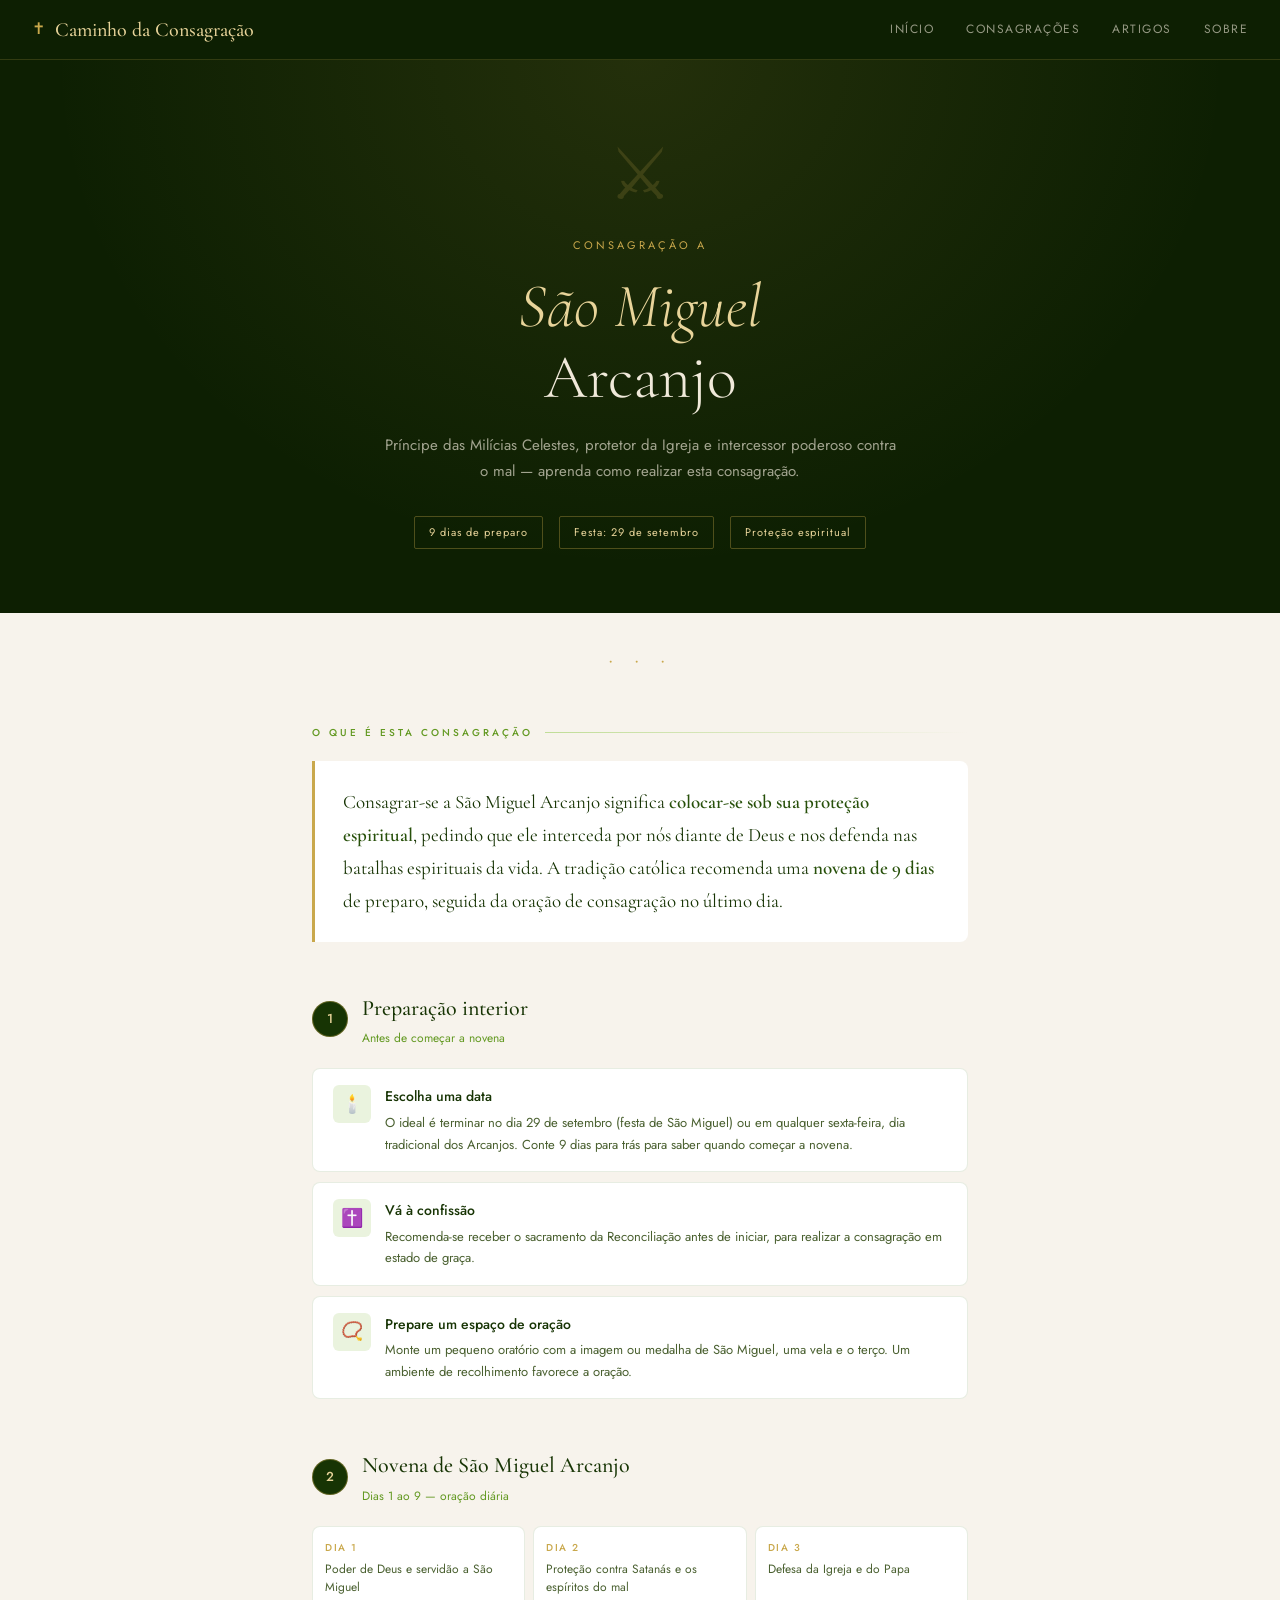
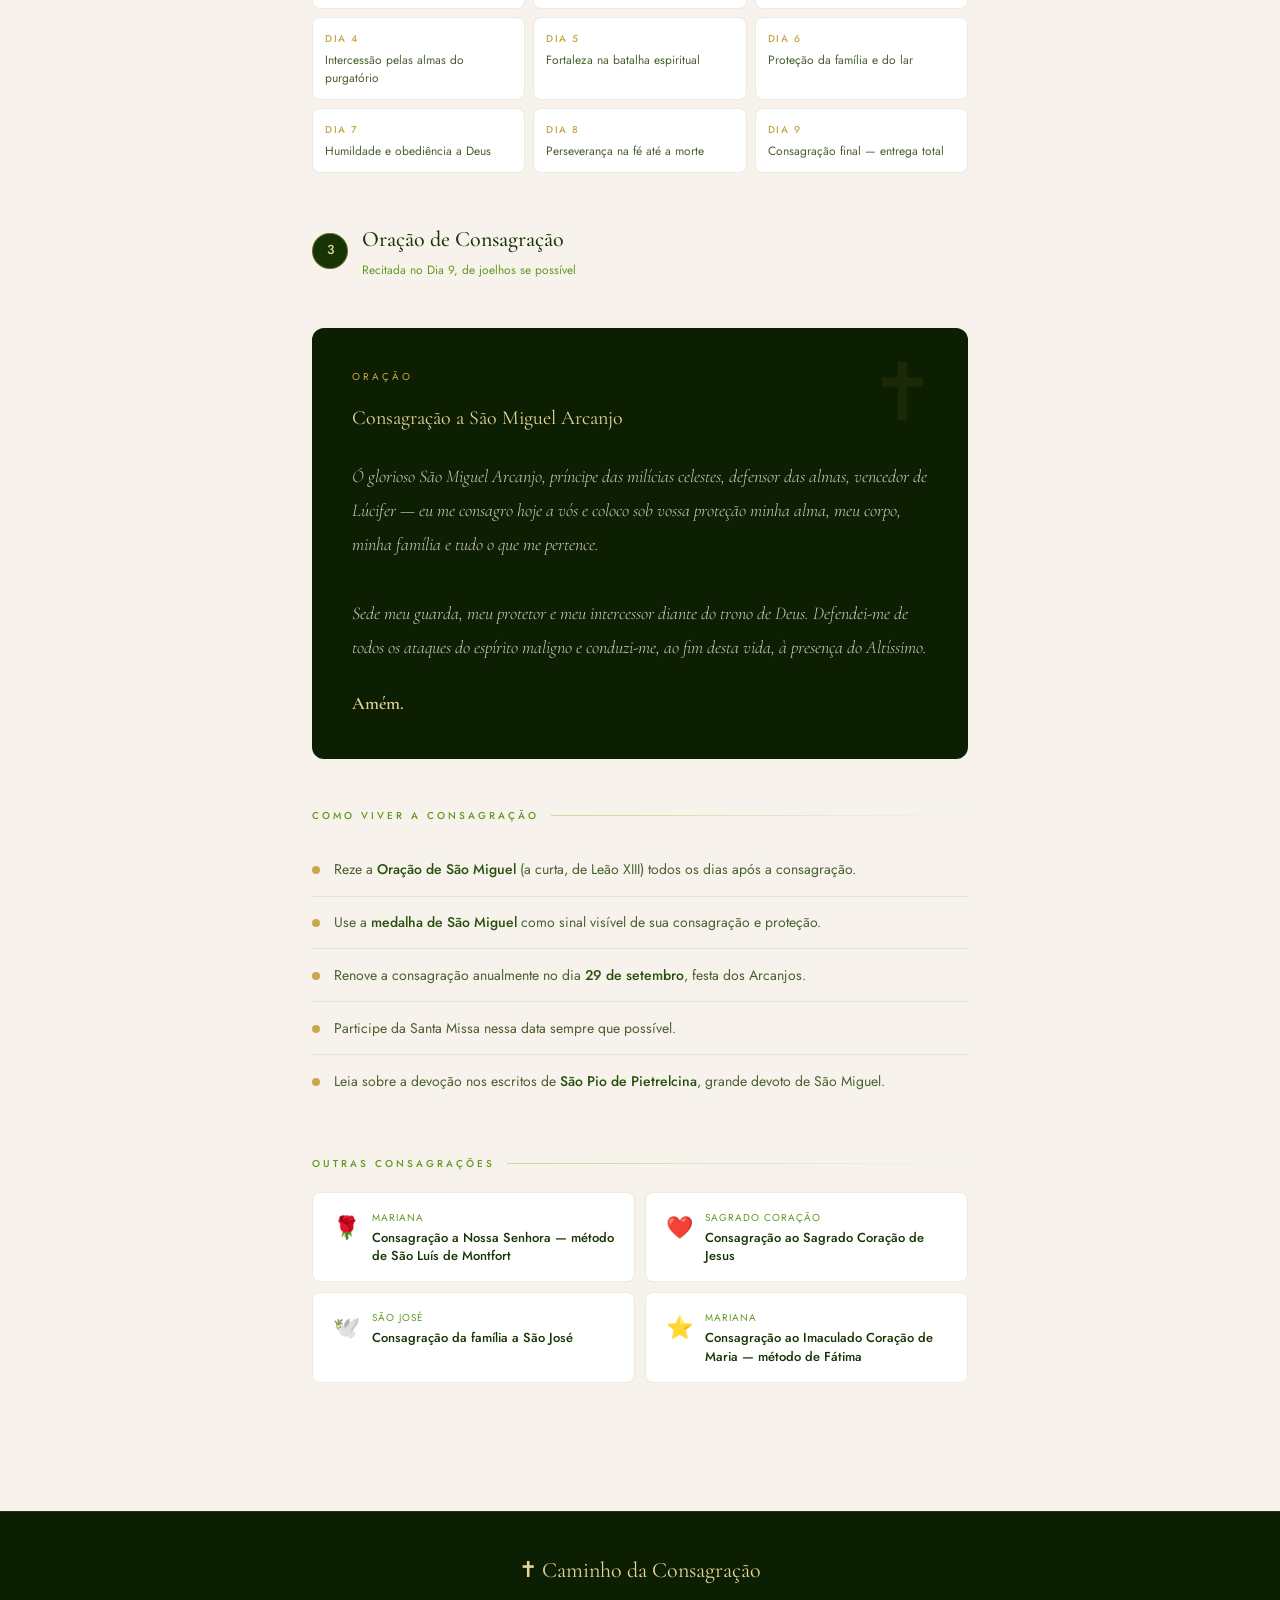
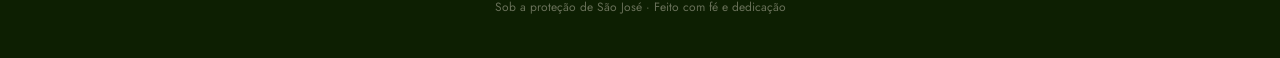
<file: pages/consagracao-sao-miguel.html>
<!DOCTYPE html>
<html lang="pt-BR">
<head>
<meta charset="UTF-8">
<meta name="viewport" content="width=device-width, initial-scale=1.0">
<title>Consagração a São Miguel Arcanjo — Caminho da Consagração</title>
<link href="https://fonts.googleapis.com/css2?family=Cormorant+Garamond:ital,wght@0,300;0,400;0,500;0,600;1,300;1,400&family=Jost:wght@300;400;500&display=swap" rel="stylesheet">
<style>
  *, *::before, *::after { box-sizing: border-box; margin: 0; padding: 0; }

  :root {
    --green-50: #eaf3de;
    --green-100: #c0dd97;
    --green-200: #97c459;
    --green-400: #639922;
    --green-600: #3b6d11;
    --green-700: #27500a;
    --green-800: #173404;
    --green-900: #0d1f02;
    --gold: #c9a84c;
    --gold-light: #e8d49a;
    --cream: #f7f3ec;
    --parchment: #f0e9da;
  }

  html { scroll-behavior: smooth; }

  body {
    font-family: 'Jost', sans-serif;
    background: var(--cream);
    color: var(--green-800);
    line-height: 1.7;
    min-height: 100vh;
  }

  /* ——— NAV ——— */
  nav {
    position: sticky; top: 0; z-index: 100;
    background: var(--green-900);
    border-bottom: 1px solid rgba(201,168,76,0.2);
    padding: 0 2rem;
    display: flex; align-items: center; justify-content: space-between;
    height: 60px;
  }
  .nav-logo {
    font-family: 'Cormorant Garamond', serif;
    font-size: 20px; font-weight: 500;
    color: var(--gold-light);
    text-decoration: none;
    display: flex; align-items: center; gap: 10px;
  }
  .nav-logo .cross { color: var(--gold); font-size: 16px; }
  .nav-links { display: flex; gap: 2rem; }
  .nav-links a {
    font-size: 12px; letter-spacing: 1.5px; text-transform: uppercase;
    color: rgba(240,233,218,0.6); text-decoration: none;
    transition: color 0.2s;
  }
  .nav-links a:hover { color: var(--gold-light); }
  @media(max-width:600px){ .nav-links { display: none; } }

  /* ——— HERO ——— */
  .hero {
    background: var(--green-900);
    position: relative; overflow: hidden;
    padding: 5rem 2rem 4rem;
    text-align: center;
  }
  .hero::before {
    content: '';
    position: absolute; inset: 0;
    background: radial-gradient(ellipse at 50% 0%, rgba(201,168,76,0.12) 0%, transparent 65%);
    pointer-events: none;
  }
  .hero-cross {
    font-family: 'Cormorant Garamond', serif;
    font-size: 72px; color: rgba(201,168,76,0.18);
    line-height: 1; margin-bottom: 1.5rem;
    animation: fadeDown 0.8s ease both;
  }
  .hero-eyebrow {
    font-size: 11px; letter-spacing: 3px; text-transform: uppercase;
    color: var(--gold); margin-bottom: 1rem;
    animation: fadeDown 0.8s 0.1s ease both;
  }
  .hero h1 {
    font-family: 'Cormorant Garamond', serif;
    font-size: clamp(36px, 6vw, 62px);
    font-weight: 300; line-height: 1.15;
    color: var(--parchment);
    margin-bottom: 1.25rem;
    animation: fadeDown 0.8s 0.2s ease both;
  }
  .hero h1 em { font-style: italic; color: var(--gold-light); }
  .hero-desc {
    font-size: 15px; color: rgba(240,233,218,0.65);
    max-width: 520px; margin: 0 auto 2rem;
    animation: fadeDown 0.8s 0.3s ease both;
  }
  .hero-badges {
    display: flex; gap: 1rem; justify-content: center; flex-wrap: wrap;
    animation: fadeDown 0.8s 0.4s ease both;
  }
  .hero-badge {
    font-size: 11px; letter-spacing: 1px;
    border: 1px solid rgba(201,168,76,0.35);
    color: var(--gold-light); padding: 6px 14px;
    border-radius: 2px;
  }

  /* ——— DIVIDER ——— */
  .divider {
    text-align: center; padding: 2rem 0 0;
    color: var(--gold); font-size: 18px; letter-spacing: 8px;
  }

  /* ——— CONTENT WRAPPER ——— */
  .content {
    max-width: 720px; margin: 0 auto;
    padding: 3rem 2rem 5rem;
  }

  /* ——— SECTION LABEL ——— */
  .section-label {
    font-size: 10px; letter-spacing: 3px; text-transform: uppercase;
    color: var(--green-400); font-weight: 500;
    margin-bottom: 1.25rem;
    display: flex; align-items: center; gap: 12px;
  }
  .section-label::after {
    content: ''; flex: 1; height: 1px;
    background: linear-gradient(90deg, var(--green-100), transparent);
  }

  /* ——— INTRO BLOCK ——— */
  .intro-block {
    background: white;
    border-left: 3px solid var(--gold);
    padding: 1.5rem 1.75rem;
    margin-bottom: 3rem;
    border-radius: 0 8px 8px 0;
  }
  .intro-block p {
    font-family: 'Cormorant Garamond', serif;
    font-size: 19px; font-weight: 400; line-height: 1.75;
    color: var(--green-800);
  }
  .intro-block strong { font-weight: 600; color: var(--green-700); }

  /* ——— STEPS ——— */
  .phase { margin-bottom: 3rem; }
  .phase-header {
    display: flex; align-items: center; gap: 14px;
    margin-bottom: 1.25rem;
  }
  .phase-num {
    width: 36px; height: 36px; border-radius: 50%;
    background: var(--green-800); color: var(--gold-light);
    display: flex; align-items: center; justify-content: center;
    font-size: 13px; font-weight: 500; flex-shrink: 0;
    border: 1px solid rgba(201,168,76,0.4);
  }
  .phase-title {
    font-family: 'Cormorant Garamond', serif;
    font-size: 22px; font-weight: 500; color: var(--green-800);
  }
  .phase-sub { font-size: 12px; color: var(--green-400); margin-top: 1px; }

  .steps { display: flex; flex-direction: column; gap: 10px; }
  .step {
    background: white;
    border: 1px solid rgba(59,109,17,0.12);
    border-radius: 8px;
    padding: 1rem 1.25rem;
    display: flex; gap: 14px; align-items: flex-start;
    transition: border-color 0.2s, box-shadow 0.2s;
  }
  .step:hover {
    border-color: rgba(201,168,76,0.35);
    box-shadow: 0 2px 12px rgba(23,52,4,0.06);
  }
  .step-icon {
    width: 38px; height: 38px; border-radius: 6px;
    background: var(--green-50); display: flex; align-items: center;
    justify-content: center; font-size: 18px; flex-shrink: 0;
  }
  .step-title { font-size: 14px; font-weight: 500; margin-bottom: 3px; color: var(--green-800); }
  .step-desc { font-size: 13px; color: #4a6030; line-height: 1.65; }

  /* ——— NOVENA GRID ——— */
  .novena-grid {
    display: grid; grid-template-columns: repeat(3, 1fr);
    gap: 8px; margin-top: 1rem;
  }
  @media(max-width:500px){ .novena-grid { grid-template-columns: repeat(2,1fr); } }
  .novena-day {
    background: white;
    border: 1px solid rgba(59,109,17,0.12);
    border-radius: 8px; padding: 0.75rem;
    transition: border-color 0.2s;
  }
  .novena-day:hover { border-color: var(--gold); }
  .nd-num {
    font-size: 10px; letter-spacing: 1.5px; text-transform: uppercase;
    color: var(--gold); font-weight: 500; margin-bottom: 4px;
  }
  .nd-text { font-size: 12px; color: #4a6030; line-height: 1.5; }

  /* ——— PRAYER ——— */
  .prayer-card {
    background: var(--green-900);
    border-radius: 12px;
    padding: 2.5rem;
    margin: 2rem 0 3rem;
    position: relative; overflow: hidden;
  }
  .prayer-card::before {
    content: '✝';
    position: absolute; right: 2rem; top: 1.5rem;
    font-size: 80px; color: rgba(201,168,76,0.08);
    pointer-events: none; line-height: 1;
  }
  .prayer-eyebrow {
    font-size: 10px; letter-spacing: 3px; text-transform: uppercase;
    color: var(--gold); margin-bottom: 1rem;
  }
  .prayer-title {
    font-family: 'Cormorant Garamond', serif;
    font-size: 20px; font-weight: 400; color: var(--gold-light);
    margin-bottom: 1.5rem;
  }
  .prayer-text {
    font-family: 'Cormorant Garamond', serif;
    font-size: 18px; font-weight: 300; font-style: italic;
    color: rgba(240,233,218,0.85); line-height: 1.9;
  }
  .prayer-amen {
    margin-top: 1.5rem;
    font-family: 'Cormorant Garamond', serif;
    font-size: 18px; font-weight: 600;
    color: var(--gold-light); font-style: normal;
  }

  /* ——— TIPS ——— */
  .tips { margin-bottom: 3rem; }
  .tip-item {
    display: flex; gap: 14px; align-items: flex-start;
    padding: 0.9rem 0;
    border-bottom: 1px solid rgba(59,109,17,0.1);
  }
  .tip-item:last-child { border-bottom: none; }
  .tip-dot {
    width: 8px; height: 8px; border-radius: 50%;
    background: var(--gold); margin-top: 8px; flex-shrink: 0;
  }
  .tip-text { font-size: 14px; color: #4a6030; line-height: 1.65; }
  .tip-text strong { color: var(--green-700); font-weight: 500; }

  /* ——— OTHER CONSECRATIONS ——— */
  .other-section { margin-bottom: 3rem; }
  .other-grid { display: grid; grid-template-columns: 1fr 1fr; gap: 10px; }
  @media(max-width:500px){ .other-grid { grid-template-columns: 1fr; } }
  .other-card {
    background: white;
    border: 1px solid rgba(59,109,17,0.12);
    border-radius: 8px; padding: 1rem 1.25rem;
    text-decoration: none; color: inherit;
    display: flex; gap: 12px; align-items: flex-start;
    transition: border-color 0.2s, box-shadow 0.2s;
  }
  .other-card:hover {
    border-color: var(--gold);
    box-shadow: 0 2px 12px rgba(23,52,4,0.07);
  }
  .other-icon { font-size: 22px; flex-shrink: 0; }
  .other-tag { font-size: 10px; letter-spacing: 1px; text-transform: uppercase; color: var(--green-400); margin-bottom: 3px; }
  .other-name { font-size: 13px; font-weight: 500; color: var(--green-800); line-height: 1.4; }

  /* ——— FOOTER ——— */
  footer {
    background: var(--green-900);
    border-top: 1px solid rgba(201,168,76,0.15);
    padding: 2.5rem 2rem;
    text-align: center;
  }
  .footer-logo {
    font-family: 'Cormorant Garamond', serif;
    font-size: 22px; color: var(--gold-light); margin-bottom: 0.5rem;
  }
  .footer-sub { font-size: 12px; color: rgba(240,233,218,0.4); }

  /* ——— ANIMATIONS ——— */
  @keyframes fadeDown {
    from { opacity: 0; transform: translateY(-14px); }
    to { opacity: 1; transform: translateY(0); }
  }

  .fade-in {
    opacity: 0; transform: translateY(16px);
    transition: opacity 0.6s ease, transform 0.6s ease;
  }
  .fade-in.visible { opacity: 1; transform: translateY(0); }
</style>
</head>
<body>

<nav>
  <a class="nav-logo" href="#">
    <span class="cross">✝</span> Caminho da Consagração
  </a>
  <div class="nav-links">
    <a href="#">Início</a>
    <a href="#">Consagrações</a>
    <a href="#">Artigos</a>
    <a href="#">Sobre</a>
  </div>
</nav>

<div class="hero">
  <div class="hero-cross">⚔</div>
  <div class="hero-eyebrow">Consagração a</div>
  <h1><em>São Miguel</em><br>Arcanjo</h1>
  <p class="hero-desc">Príncipe das Milícias Celestes, protetor da Igreja e intercessor poderoso contra o mal — aprenda como realizar esta consagração.</p>
  <div class="hero-badges">
    <span class="hero-badge">9 dias de preparo</span>
    <span class="hero-badge">Festa: 29 de setembro</span>
    <span class="hero-badge">Proteção espiritual</span>
  </div>
</div>

<div class="divider">· · ·</div>

<div class="content">

  <!-- INTRO -->
  <div class="section-label">O que é esta consagração</div>
  <div class="intro-block fade-in">
    <p>
      Consagrar-se a São Miguel Arcanjo significa <strong>colocar-se sob sua proteção espiritual</strong>, pedindo que ele interceda por nós diante de Deus e nos defenda nas batalhas espirituais da vida. A tradição católica recomenda uma <strong>novena de 9 dias</strong> de preparo, seguida da oração de consagração no último dia.
    </p>
  </div>

  <!-- FASE 1 -->
  <div class="phase fade-in">
    <div class="phase-header">
      <div class="phase-num">1</div>
      <div>
        <div class="phase-title">Preparação interior</div>
        <div class="phase-sub">Antes de começar a novena</div>
      </div>
    </div>
    <div class="steps">
      <div class="step">
        <div class="step-icon">🕯️</div>
        <div>
          <div class="step-title">Escolha uma data</div>
          <div class="step-desc">O ideal é terminar no dia 29 de setembro (festa de São Miguel) ou em qualquer sexta-feira, dia tradicional dos Arcanjos. Conte 9 dias para trás para saber quando começar a novena.</div>
        </div>
      </div>
      <div class="step">
        <div class="step-icon">✝️</div>
        <div>
          <div class="step-title">Vá à confissão</div>
          <div class="step-desc">Recomenda-se receber o sacramento da Reconciliação antes de iniciar, para realizar a consagração em estado de graça.</div>
        </div>
      </div>
      <div class="step">
        <div class="step-icon">📿</div>
        <div>
          <div class="step-title">Prepare um espaço de oração</div>
          <div class="step-desc">Monte um pequeno oratório com a imagem ou medalha de São Miguel, uma vela e o terço. Um ambiente de recolhimento favorece a oração.</div>
        </div>
      </div>
    </div>
  </div>

  <!-- FASE 2 -->
  <div class="phase fade-in">
    <div class="phase-header">
      <div class="phase-num">2</div>
      <div>
        <div class="phase-title">Novena de São Miguel Arcanjo</div>
        <div class="phase-sub">Dias 1 ao 9 — oração diária</div>
      </div>
    </div>
    <div class="novena-grid">
      <div class="novena-day"><div class="nd-num">Dia 1</div><div class="nd-text">Poder de Deus e servidão a São Miguel</div></div>
      <div class="novena-day"><div class="nd-num">Dia 2</div><div class="nd-text">Proteção contra Satanás e os espíritos do mal</div></div>
      <div class="novena-day"><div class="nd-num">Dia 3</div><div class="nd-text">Defesa da Igreja e do Papa</div></div>
      <div class="novena-day"><div class="nd-num">Dia 4</div><div class="nd-text">Intercessão pelas almas do purgatório</div></div>
      <div class="novena-day"><div class="nd-num">Dia 5</div><div class="nd-text">Fortaleza na batalha espiritual</div></div>
      <div class="novena-day"><div class="nd-num">Dia 6</div><div class="nd-text">Proteção da família e do lar</div></div>
      <div class="novena-day"><div class="nd-num">Dia 7</div><div class="nd-text">Humildade e obediência a Deus</div></div>
      <div class="novena-day"><div class="nd-num">Dia 8</div><div class="nd-text">Perseverança na fé até a morte</div></div>
      <div class="novena-day"><div class="nd-num">Dia 9</div><div class="nd-text">Consagração final — entrega total</div></div>
    </div>
  </div>

  <!-- FASE 3 -->
  <div class="phase fade-in">
    <div class="phase-header">
      <div class="phase-num">3</div>
      <div>
        <div class="phase-title">Oração de Consagração</div>
        <div class="phase-sub">Recitada no Dia 9, de joelhos se possível</div>
      </div>
    </div>
  </div>

  <div class="prayer-card fade-in">
    <div class="prayer-eyebrow">Oração</div>
    <div class="prayer-title">Consagração a São Miguel Arcanjo</div>
    <div class="prayer-text">
      Ó glorioso São Miguel Arcanjo, príncipe das milícias celestes, defensor das almas, vencedor de Lúcifer — eu me consagro hoje a vós e coloco sob vossa proteção minha alma, meu corpo, minha família e tudo o que me pertence.
      <br><br>
      Sede meu guarda, meu protetor e meu intercessor diante do trono de Deus. Defendei-me de todos os ataques do espírito maligno e conduzi-me, ao fim desta vida, à presença do Altíssimo.
    </div>
    <div class="prayer-amen">Amém.</div>
  </div>

  <!-- DICAS -->
  <div class="section-label">Como viver a consagração</div>
  <div class="tips fade-in">
    <div class="tip-item">
      <div class="tip-dot"></div>
      <div class="tip-text">Reze a <strong>Oração de São Miguel</strong> (a curta, de Leão XIII) todos os dias após a consagração.</div>
    </div>
    <div class="tip-item">
      <div class="tip-dot"></div>
      <div class="tip-text">Use a <strong>medalha de São Miguel</strong> como sinal visível de sua consagração e proteção.</div>
    </div>
    <div class="tip-item">
      <div class="tip-dot"></div>
      <div class="tip-text">Renove a consagração anualmente no dia <strong>29 de setembro</strong>, festa dos Arcanjos.</div>
    </div>
    <div class="tip-item">
      <div class="tip-dot"></div>
      <div class="tip-text">Participe da Santa Missa nessa data sempre que possível.</div>
    </div>
    <div class="tip-item">
      <div class="tip-dot"></div>
      <div class="tip-text">Leia sobre a devoção nos escritos de <strong>São Pio de Pietrelcina</strong>, grande devoto de São Miguel.</div>
    </div>
  </div>

  <!-- OUTRAS CONSAGRAÇÕES -->
  <div class="other-section fade-in">
    <div class="section-label">Outras consagrações</div>
    <div class="other-grid">
      <a class="other-card" href="#">
        <div class="other-icon">🌹</div>
        <div>
          <div class="other-tag">Mariana</div>
          <div class="other-name">Consagração a Nossa Senhora — método de São Luís de Montfort</div>
        </div>
      </a>
      <a class="other-card" href="#">
        <div class="other-icon">❤️</div>
        <div>
          <div class="other-tag">Sagrado Coração</div>
          <div class="other-name">Consagração ao Sagrado Coração de Jesus</div>
        </div>
      </a>
      <a class="other-card" href="#">
        <div class="other-icon">🕊️</div>
        <div>
          <div class="other-tag">São José</div>
          <div class="other-name">Consagração da família a São José</div>
        </div>
      </a>
      <a class="other-card" href="#">
        <div class="other-icon">⭐</div>
        <div>
          <div class="other-tag">Mariana</div>
          <div class="other-name">Consagração ao Imaculado Coração de Maria — método de Fátima</div>
        </div>
      </a>
    </div>
  </div>

</div>

<footer>
  <div class="footer-logo">✝ Caminho da Consagração</div>
  <div class="footer-sub">Sob a proteção de São José · Feito com fé e dedicação</div>
</footer>

<script>
  const observer = new IntersectionObserver((entries) => {
    entries.forEach((e, i) => {
      if (e.isIntersecting) {
        setTimeout(() => e.target.classList.add('visible'), i * 80);
        observer.unobserve(e.target);
      }
    });
  }, { threshold: 0.1 });

  document.querySelectorAll('.fade-in').forEach(el => observer.observe(el));
</script>
</body>
</html>
</file>
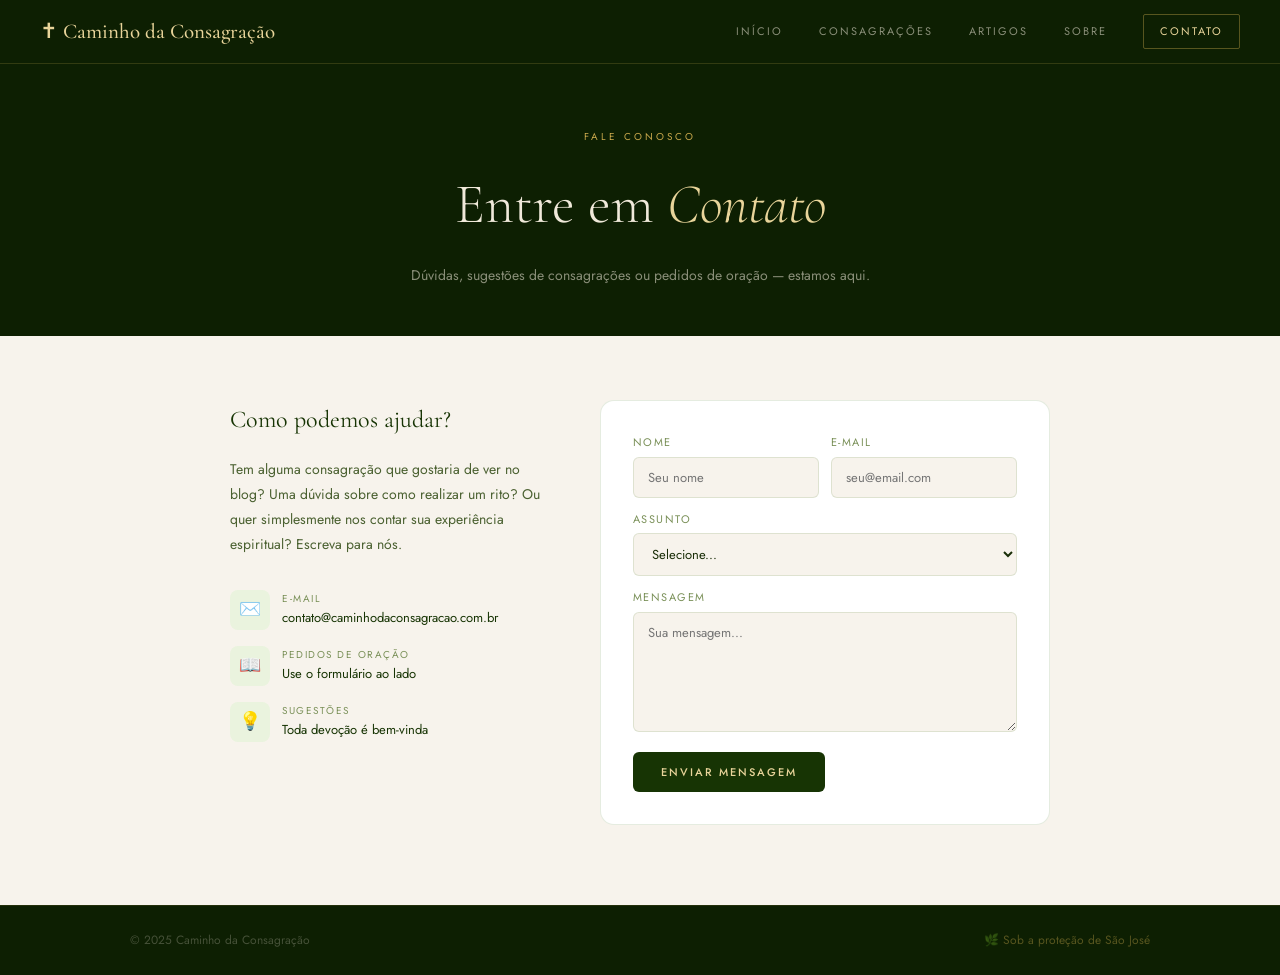
<file: pages/contato.html>
<!DOCTYPE html>
<html lang="pt-BR">
<head>
<meta charset="UTF-8">
<meta name="viewport" content="width=device-width, initial-scale=1.0">
<title>Contato — Caminho da Consagração</title>
<link href="https://fonts.googleapis.com/css2?family=Cormorant+Garamond:ital,wght@0,300;0,400;0,500;0,600;1,300;1,400&family=Jost:wght@300;400;500&display=swap" rel="stylesheet">
<style>
*,*::before,*::after{box-sizing:border-box;margin:0;padding:0}
:root{--g50:#eaf3de;--g100:#c0dd97;--g400:#639922;--g600:#3b6d11;--g700:#27500a;--g800:#173404;--g900:#0d1f02;--gold:#c9a84c;--gold-l:#e8d49a;--cream:#f7f3ec;--parch:#f0e9da;--text:#1a2e08;--text2:#4a6030;--text3:#7a9058;--border:rgba(59,109,17,0.13)}
html{scroll-behavior:smooth}body{font-family:'Jost',sans-serif;background:var(--cream);color:var(--text);line-height:1.7}
::-webkit-scrollbar{width:6px}::-webkit-scrollbar-track{background:var(--g50)}::-webkit-scrollbar-thumb{background:var(--g600);border-radius:3px}
nav{position:sticky;top:0;z-index:200;background:var(--g900);border-bottom:1px solid rgba(201,168,76,0.2);padding:0 2.5rem;display:flex;align-items:center;justify-content:space-between;height:64px}
.nav-logo{font-family:'Cormorant Garamond',serif;font-size:21px;font-weight:500;color:var(--gold-l);text-decoration:none;display:flex;align-items:center;gap:10px}
.nav-links{display:flex;gap:2.25rem;align-items:center}.nav-links a{font-size:11px;letter-spacing:2px;text-transform:uppercase;color:rgba(240,233,218,0.55);text-decoration:none;transition:color 0.2s}.nav-links a:hover,.nav-links a.active{color:var(--gold-l)}.nav-cta{border:1px solid rgba(201,168,76,0.4);padding:7px 16px;border-radius:2px;color:var(--gold-l)!important}
@media(max-width:700px){.nav-links{display:none}}
.page-header{background:var(--g900);padding:4rem 2.5rem 3rem;text-align:center}
.page-eyebrow{font-size:10px;letter-spacing:3px;text-transform:uppercase;color:var(--gold);margin-bottom:.75rem}
.page-header h1{font-family:'Cormorant Garamond',serif;font-size:clamp(36px,5vw,56px);font-weight:300;color:var(--parch);margin-bottom:.75rem}
.page-header h1 em{font-style:italic;color:var(--gold-l)}
.page-header p{font-size:14px;color:rgba(240,233,218,0.55);max-width:500px;margin:0 auto}
.content{max-width:900px;margin:0 auto;padding:4rem 2.5rem 5rem}
.contact-grid{display:grid;grid-template-columns:1fr 1.4fr;gap:3rem;align-items:start}
@media(max-width:700px){.contact-grid{grid-template-columns:1fr}}
.contact-info-title{font-family:'Cormorant Garamond',serif;font-size:24px;font-weight:400;color:var(--g800);margin-bottom:1rem}
.contact-desc{font-size:14px;color:var(--text2);line-height:1.8;margin-bottom:2rem}
.ci{display:flex;gap:12px;align-items:center;margin-bottom:1rem}
.ci-icon{width:40px;height:40px;border-radius:8px;background:var(--g50);display:flex;align-items:center;justify-content:center;font-size:18px;flex-shrink:0}
.ci-label{font-size:10px;letter-spacing:1.5px;text-transform:uppercase;color:var(--text3)}
.ci-value{font-size:13px;color:var(--g800)}
.form-card{background:#fff;border:1px solid var(--border);border-radius:14px;padding:2rem}
.form-row{display:grid;grid-template-columns:1fr 1fr;gap:12px;margin-bottom:12px}
@media(max-width:500px){.form-row{grid-template-columns:1fr}}
.form-group{margin-bottom:12px}
label{font-size:11px;letter-spacing:1.5px;text-transform:uppercase;color:var(--text3);display:block;margin-bottom:5px}
input,textarea,select{width:100%;background:var(--cream);border:1px solid var(--border);border-radius:6px;padding:10px 14px;font-size:13px;color:var(--text);font-family:'Jost',sans-serif;outline:none;transition:border-color .2s}
input:focus,textarea:focus,select:focus{border-color:var(--g400)}
textarea{min-height:120px;resize:vertical}
.submit-btn{background:var(--g800);color:var(--gold-l);border:none;border-radius:6px;padding:12px 28px;font-size:11px;letter-spacing:2px;text-transform:uppercase;font-weight:500;cursor:pointer;font-family:'Jost',sans-serif;transition:background .2s}
.submit-btn:hover{background:var(--g700)}
#form-ok{display:none;font-size:13px;color:var(--g600);padding:10px 0}
.fade-in{opacity:0;transform:translateY(18px);transition:opacity .6s,transform .6s}.fade-in.visible{opacity:1;transform:translateY(0)}
footer{background:var(--g900);border-top:1px solid rgba(201,168,76,0.12)}.footer-bottom{max-width:1100px;margin:0 auto;padding:1.5rem 2.5rem;display:flex;justify-content:space-between;flex-wrap:wrap;gap:.5rem}.footer-copy{font-size:12px;color:rgba(240,233,218,0.25)}.footer-jose{font-size:12px;color:rgba(201,168,76,0.4)}
</style>
</head>
<body>

<nav>
  <a class="nav-logo" href="../index.html">✝ Caminho da Consagração</a>
  <div class="nav-links">
    <a href="../index.html">Início</a>
    <a href="consagracoes.html">Consagrações</a>
    <a href="artigos.html">Artigos</a>
    <a href="sobre.html">Sobre</a>
    <a href="contato.html" class="nav-cta active">Contato</a>
  </div>
</nav>

<div class="page-header">
  <div class="page-eyebrow">Fale conosco</div>
  <h1>Entre em <em>Contato</em></h1>
  <p>Dúvidas, sugestões de consagrações ou pedidos de oração — estamos aqui.</p>
</div>

<div class="content">
  <div class="contact-grid">
    <div class="fade-in">
      <h2 class="contact-info-title">Como podemos ajudar?</h2>
      <p class="contact-desc">Tem alguma consagração que gostaria de ver no blog? Uma dúvida sobre como realizar um rito? Ou quer simplesmente nos contar sua experiência espiritual? Escreva para nós.</p>
      <div class="ci"><div class="ci-icon">✉️</div><div><div class="ci-label">E-mail</div><div class="ci-value">contato@caminhodaconsagracao.com.br</div></div></div>
      <div class="ci"><div class="ci-icon">📖</div><div><div class="ci-label">Pedidos de oração</div><div class="ci-value">Use o formulário ao lado</div></div></div>
      <div class="ci"><div class="ci-icon">💡</div><div><div class="ci-label">Sugestões</div><div class="ci-value">Toda devoção é bem-vinda</div></div></div>
    </div>
    <div class="fade-in">
      <div class="form-card">
        <form id="contactForm">
          <div class="form-row">
            <div><label>Nome</label><input type="text" placeholder="Seu nome"></div>
            <div><label>E-mail</label><input type="email" placeholder="seu@email.com"></div>
          </div>
          <div class="form-group">
            <label>Assunto</label>
            <select>
              <option value="">Selecione...</option>
              <option>Sugestão de consagração</option>
              <option>Pedido de oração</option>
              <option>Dúvida espiritual</option>
              <option>Outros</option>
            </select>
          </div>
          <div class="form-group">
            <label>Mensagem</label>
            <textarea placeholder="Sua mensagem..."></textarea>
          </div>
          <button type="submit" class="submit-btn">Enviar mensagem</button>
          <div id="form-ok">✓ Mensagem enviada com sucesso! Responderemos em breve.</div>
        </form>
      </div>
    </div>
  </div>
</div>

<footer>
  <div class="footer-bottom">
    <span class="footer-copy">© 2025 Caminho da Consagração</span>
    <span class="footer-jose">🌿 Sob a proteção de São José</span>
  </div>
</footer>

<script>
  const obs=new IntersectionObserver((entries)=>{entries.forEach((e,i)=>{if(e.isIntersecting){setTimeout(()=>e.target.classList.add('visible'),i*100);obs.unobserve(e.target)}})},{threshold:0.08});
  document.querySelectorAll('.fade-in').forEach(el=>obs.observe(el));
  document.getElementById('contactForm').addEventListener('submit',e=>{
    e.preventDefault();
    document.getElementById('form-ok').style.display='block';
    e.target.querySelectorAll('input,textarea,select').forEach(f=>f.value='');
  });
</script>
</body>
</html>
</file>
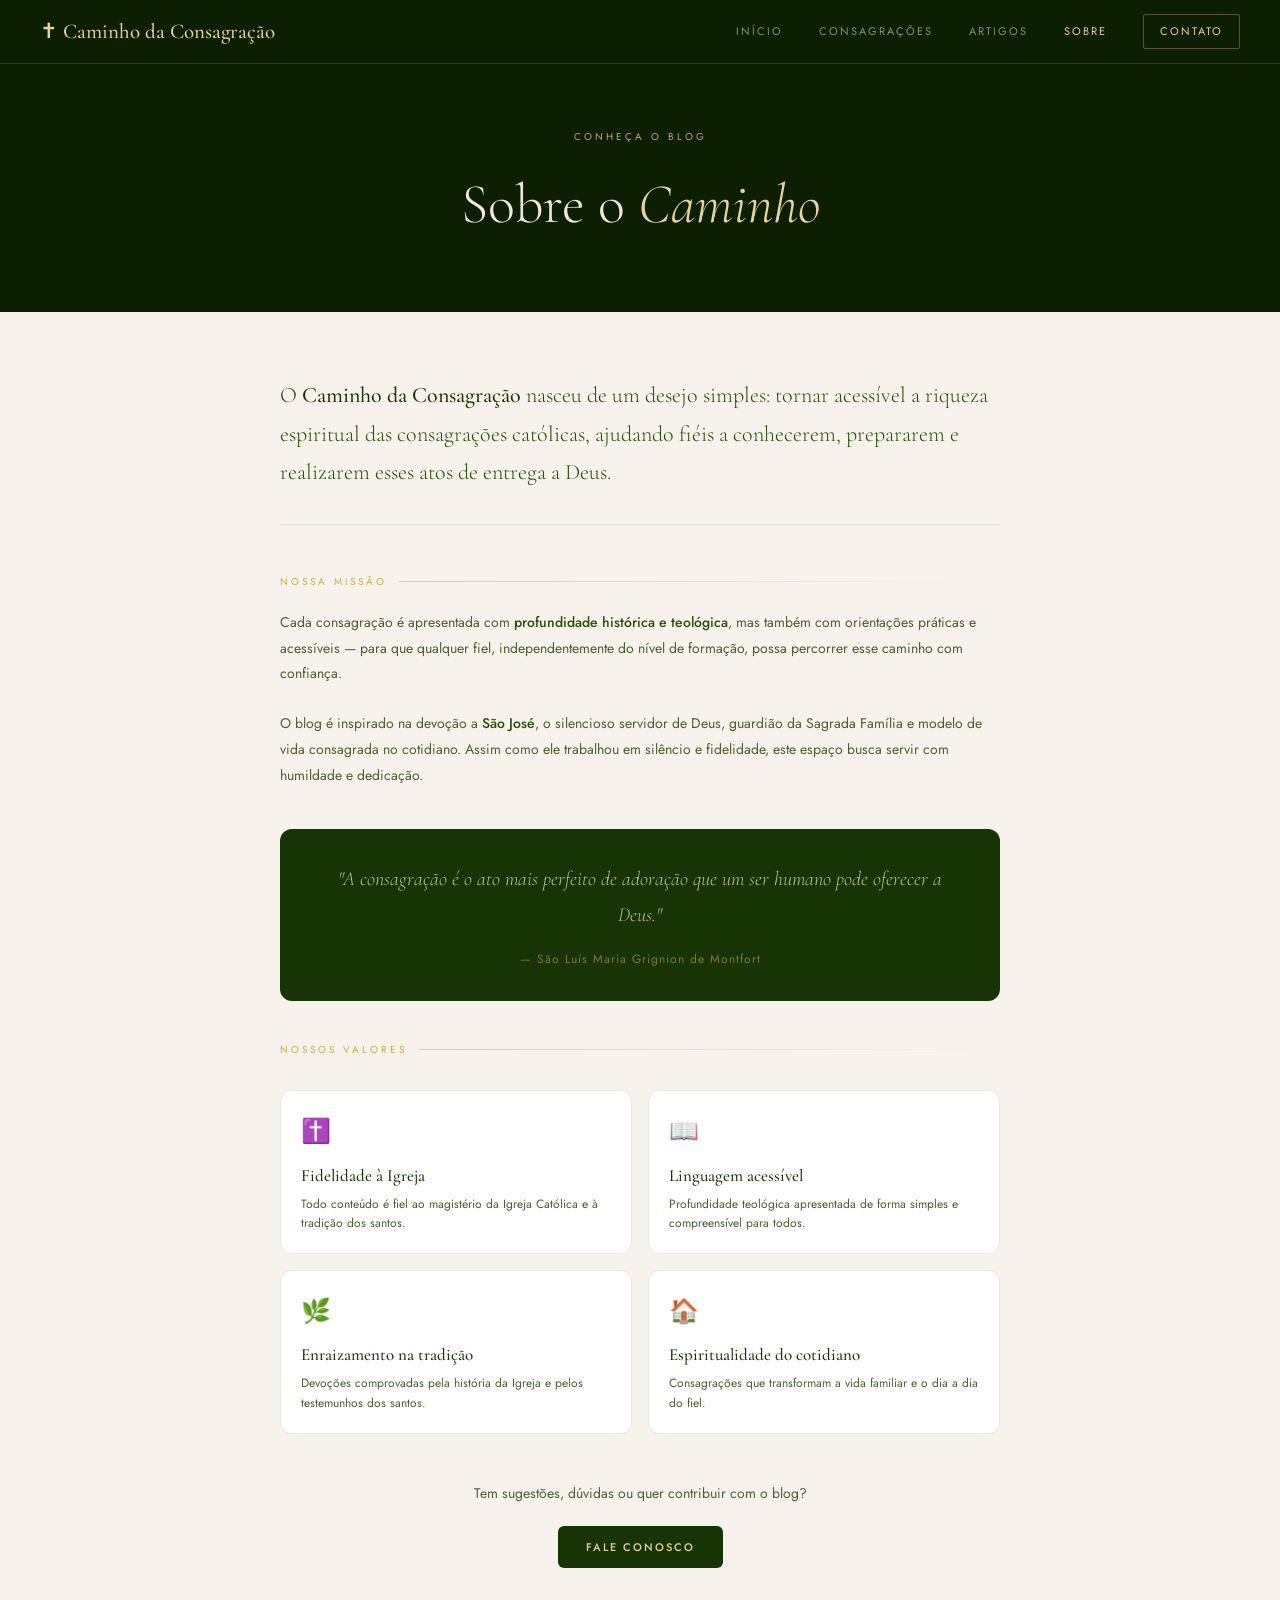
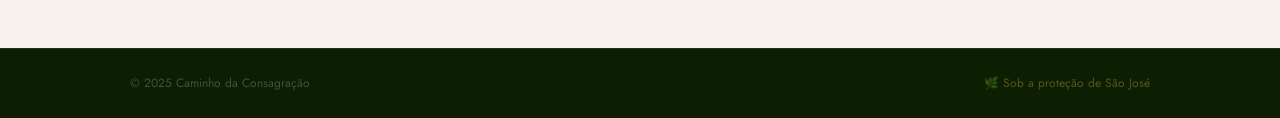
<file: pages/sobre.html>
<!DOCTYPE html>
<html lang="pt-BR">
<head>
<meta charset="UTF-8">
<meta name="viewport" content="width=device-width, initial-scale=1.0">
<title>Sobre — Caminho da Consagração</title>
<link href="https://fonts.googleapis.com/css2?family=Cormorant+Garamond:ital,wght@0,300;0,400;0,500;0,600;1,300;1,400&family=Jost:wght@300;400;500&display=swap" rel="stylesheet">
<style>
*,*::before,*::after{box-sizing:border-box;margin:0;padding:0}
:root{--g50:#eaf3de;--g100:#c0dd97;--g200:#97c459;--g400:#639922;--g600:#3b6d11;--g700:#27500a;--g800:#173404;--g900:#0d1f02;--gold:#c9a84c;--gold-l:#e8d49a;--cream:#f7f3ec;--parch:#f0e9da;--text:#1a2e08;--text2:#4a6030;--text3:#7a9058;--border:rgba(59,109,17,0.13)}
html{scroll-behavior:smooth}body{font-family:'Jost',sans-serif;background:var(--cream);color:var(--text);line-height:1.7}
::-webkit-scrollbar{width:6px}::-webkit-scrollbar-track{background:var(--g50)}::-webkit-scrollbar-thumb{background:var(--g600);border-radius:3px}
nav{position:sticky;top:0;z-index:200;background:var(--g900);border-bottom:1px solid rgba(201,168,76,0.2);padding:0 2.5rem;display:flex;align-items:center;justify-content:space-between;height:64px}
.nav-logo{font-family:'Cormorant Garamond',serif;font-size:21px;font-weight:500;color:var(--gold-l);text-decoration:none;display:flex;align-items:center;gap:10px}
.nav-links{display:flex;gap:2.25rem;align-items:center}.nav-links a{font-size:11px;letter-spacing:2px;text-transform:uppercase;color:rgba(240,233,218,0.55);text-decoration:none;transition:color 0.2s}.nav-links a:hover,.nav-links a.active{color:var(--gold-l)}.nav-cta{border:1px solid rgba(201,168,76,0.4);padding:7px 16px;border-radius:2px;color:var(--gold-l)!important}
@media(max-width:700px){.nav-links{display:none}}
.page-header{background:var(--g900);padding:4rem 2.5rem 3rem;text-align:center}
.page-eyebrow{font-size:10px;letter-spacing:3px;text-transform:uppercase;color:var(--gold);margin-bottom:.75rem}
.page-header h1{font-family:'Cormorant Garamond',serif;font-size:clamp(36px,5vw,56px);font-weight:300;color:var(--parch);margin-bottom:.75rem}
.page-header h1 em{font-style:italic;color:var(--gold-l)}
.content{max-width:800px;margin:0 auto;padding:4rem 2.5rem 5rem}
.intro{font-family:'Cormorant Garamond',serif;font-size:22px;font-weight:300;color:var(--g700);line-height:1.75;margin-bottom:3rem;padding-bottom:2rem;border-bottom:1px solid var(--border)}
.intro strong{font-weight:500;color:var(--g800)}
.section-label{font-size:10px;letter-spacing:3px;text-transform:uppercase;color:var(--gold);margin-bottom:1.25rem;display:flex;align-items:center;gap:12px}
.section-label::after{content:'';flex:1;height:1px;background:linear-gradient(90deg,var(--g100),transparent)}
.body-text{font-size:14px;color:var(--text2);line-height:1.85;margin-bottom:1.5rem}
.body-text strong{color:var(--g700);font-weight:500}
.values-grid{display:grid;grid-template-columns:1fr 1fr;gap:1rem;margin:2rem 0 3rem}
@media(max-width:500px){.values-grid{grid-template-columns:1fr}}
.value-card{background:#fff;border:1px solid var(--border);border-radius:12px;padding:1.25rem}
.value-icon{font-size:24px;margin-bottom:.6rem}
.value-title{font-family:'Cormorant Garamond',serif;font-size:17px;font-weight:500;color:var(--g800);margin-bottom:4px}
.value-desc{font-size:12px;color:var(--text2);line-height:1.6}
.quote-block{background:var(--g800);border-radius:12px;padding:2rem 2.5rem;margin:2.5rem 0;text-align:center}
.quote-text{font-family:'Cormorant Garamond',serif;font-size:20px;font-style:italic;font-weight:300;color:rgba(240,233,218,0.75);line-height:1.8}
.quote-author{font-size:12px;color:rgba(201,168,76,0.6);margin-top:1rem;letter-spacing:1px}
.cta-area{text-align:center;margin-top:3rem}
.cta-area p{font-size:14px;color:var(--text2);margin-bottom:1.25rem}
.btn{display:inline-block;background:var(--g800);color:var(--gold-l);border:none;border-radius:6px;padding:12px 28px;font-size:11px;letter-spacing:2px;text-transform:uppercase;font-weight:500;cursor:pointer;text-decoration:none;transition:background .2s}
.btn:hover{background:var(--g700)}
.fade-in{opacity:0;transform:translateY(18px);transition:opacity .6s,transform .6s}
.fade-in.visible{opacity:1;transform:translateY(0)}
footer{background:var(--g900);border-top:1px solid rgba(201,168,76,0.12)}
.footer-bottom{max-width:1100px;margin:0 auto;padding:1.5rem 2.5rem;display:flex;justify-content:space-between;flex-wrap:wrap;gap:.5rem}
.footer-copy{font-size:12px;color:rgba(240,233,218,0.25)}.footer-jose{font-size:12px;color:rgba(201,168,76,0.4)}
</style>
</head>
<body>

<nav>
  <a class="nav-logo" href="../index.html">✝ Caminho da Consagração</a>
  <div class="nav-links">
    <a href="../index.html">Início</a>
    <a href="consagracoes.html">Consagrações</a>
    <a href="artigos.html">Artigos</a>
    <a href="sobre.html" class="active">Sobre</a>
    <a href="contato.html" class="nav-cta">Contato</a>
  </div>
</nav>

<div class="page-header">
  <div class="page-eyebrow">Conheça o blog</div>
  <h1>Sobre o <em>Caminho</em></h1>
</div>

<div class="content">

  <p class="intro fade-in">
    O <strong>Caminho da Consagração</strong> nasceu de um desejo simples: tornar acessível a riqueza espiritual das consagrações católicas, ajudando fiéis a conhecerem, prepararem e realizarem esses atos de entrega a Deus.
  </p>

  <div class="section-label fade-in">Nossa missão</div>
  <p class="body-text fade-in">Cada consagração é apresentada com <strong>profundidade histórica e teológica</strong>, mas também com orientações práticas e acessíveis — para que qualquer fiel, independentemente do nível de formação, possa percorrer esse caminho com confiança.</p>
  <p class="body-text fade-in">O blog é inspirado na devoção a <strong>São José</strong>, o silencioso servidor de Deus, guardião da Sagrada Família e modelo de vida consagrada no cotidiano. Assim como ele trabalhou em silêncio e fidelidade, este espaço busca servir com humildade e dedicação.</p>

  <div class="quote-block fade-in">
    <div class="quote-text">"A consagração é o ato mais perfeito de adoração que um ser humano pode oferecer a Deus."</div>
    <div class="quote-author">— São Luís Maria Grignion de Montfort</div>
  </div>

  <div class="section-label fade-in">Nossos valores</div>
  <div class="values-grid fade-in">
    <div class="value-card">
      <div class="value-icon">✝️</div>
      <div class="value-title">Fidelidade à Igreja</div>
      <div class="value-desc">Todo conteúdo é fiel ao magistério da Igreja Católica e à tradição dos santos.</div>
    </div>
    <div class="value-card">
      <div class="value-icon">📖</div>
      <div class="value-title">Linguagem acessível</div>
      <div class="value-desc">Profundidade teológica apresentada de forma simples e compreensível para todos.</div>
    </div>
    <div class="value-card">
      <div class="value-icon">🌿</div>
      <div class="value-title">Enraizamento na tradição</div>
      <div class="value-desc">Devoções comprovadas pela história da Igreja e pelos testemunhos dos santos.</div>
    </div>
    <div class="value-card">
      <div class="value-icon">🏠</div>
      <div class="value-title">Espiritualidade do cotidiano</div>
      <div class="value-desc">Consagrações que transformam a vida familiar e o dia a dia do fiel.</div>
    </div>
  </div>

  <div class="cta-area fade-in">
    <p>Tem sugestões, dúvidas ou quer contribuir com o blog?</p>
    <a href="contato.html" class="btn">Fale conosco</a>
  </div>

</div>

<footer>
  <div class="footer-bottom">
    <span class="footer-copy">© 2025 Caminho da Consagração</span>
    <span class="footer-jose">🌿 Sob a proteção de São José</span>
  </div>
</footer>

<script>
  const obs = new IntersectionObserver((entries)=>{entries.forEach((e,i)=>{if(e.isIntersecting){setTimeout(()=>e.target.classList.add('visible'),i*100);obs.unobserve(e.target)}})},{threshold:0.08});
  document.querySelectorAll('.fade-in').forEach(el=>obs.observe(el));
</script>
</body>
</html>
</file>
